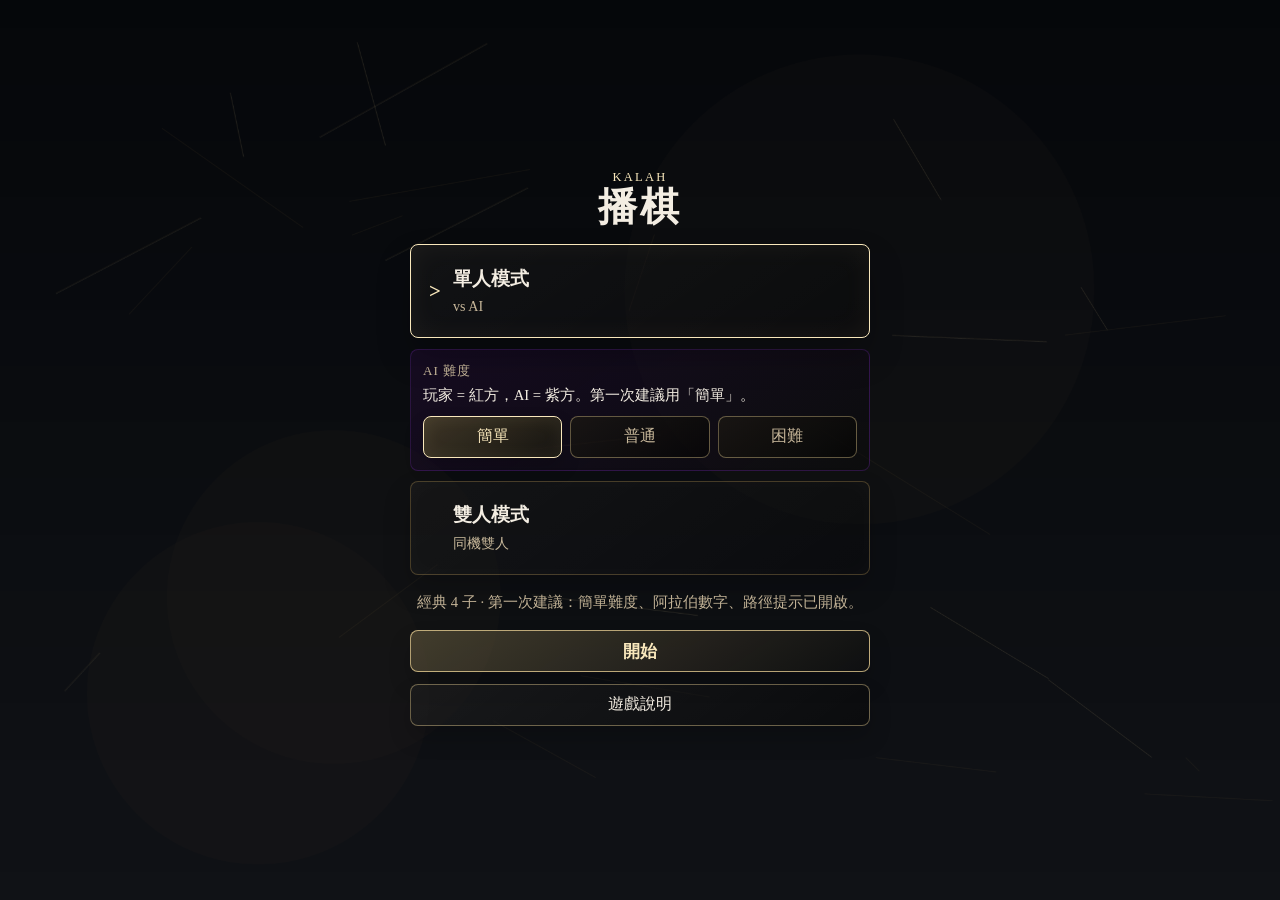
<file: index.html>
﻿<!DOCTYPE html>
<html lang="zh-Hant">
  <head>
    <meta charset="UTF-8" />
    <meta name="viewport" content="width=device-width, initial-scale=1.0, viewport-fit=cover" />
    <meta name="description" content="Kalah &#25773;&#26827;&#65306;&#21487;&#38626;&#32218;&#36938;&#29609;&#30340;&#23542;&#30707;&#26827;&#30436;&#23565;&#25136;&#12290;" />
    <meta name="theme-color" content="#050505" />
    <meta name="mobile-web-app-capable" content="yes" />
    <meta name="apple-mobile-web-app-capable" content="yes" />
    <meta name="apple-mobile-web-app-title" content="Kalah &#25773;&#26827;" />
    <meta name="apple-mobile-web-app-status-bar-style" content="black-translucent" />
    <title>Kalah &#25773;&#26827;</title>
    <link rel="manifest" href="manifest.webmanifest" />
    <link rel="apple-touch-icon" href="assets/apple-touch-icon.png?v=20260619a" />
    <link rel="icon" type="image/png" sizes="192x192" href="assets/icon-192.png?v=20260619a" />
    <link rel="stylesheet" href="styles.css?v=20260703a" />
  </head>
  <body>
    <main class="game-app">
      <section class="main-menu" id="mainMenu" aria-label="&#20027;&#33756;&#21934;">
        <div class="menu-title">
          <p class="eyebrow">Kalah</p>
          <h1>&#25773;&#26827;</h1>
        </div>
        <div class="menu-options" role="group" aria-label="&#27169;&#24335;">
          <button class="menu-option is-active" id="modePveButton" type="button" data-mode="pve" aria-controls="difficultyField" aria-expanded="true">
            <span>&#21934;&#20154;&#27169;&#24335;</span>
            <small>vs AI</small>
          </button>
          <div class="menu-difficulty" id="difficultyField">
            <span>AI &#38627;&#24230;</span>
            <p class="menu-difficulty-note">&#29609;&#23478; = &#32005;&#26041;&#65292;AI = &#32043;&#26041;&#12290;&#31532;&#19968;&#27425;&#24314;&#35696;&#29992;&#12300;&#31777;&#21934;&#12301;&#12290;</p>
            <div class="difficulty-options" role="group" aria-label="AI &#38627;&#24230;">
              <button class="difficulty-button is-active" id="difficultyEasyButton" type="button" data-difficulty="easy">&#31777;&#21934;</button>
              <button class="difficulty-button" id="difficultyMediumButton" type="button" data-difficulty="medium">&#26222;&#36890;</button>
              <button class="difficulty-button" id="difficultyHardButton" type="button" data-difficulty="hard">&#22256;&#38627;</button>
            </div>
          </div>
          <button class="menu-option" id="modePvpButton" type="button" data-mode="pvp">
            <span>&#38617;&#20154;&#27169;&#24335;</span>
            <small>&#21516;&#27231;&#38617;&#20154;</small>
          </button>
        </div>
        <p class="control-hint" id="controlHint"></p>
        <div class="menu-actions">
          <button class="start-button" id="startButton" type="button">&#38283;&#22987;</button>
          <button class="menu-help-button" id="menuRulesButton" type="button">&#36938;&#25138;&#35498;&#26126;</button>
        </div>
      </section>

      <section class="game-screen" id="gameScreen" hidden>
        <header class="game-header">
          <div>
            <p class="eyebrow">Kalah</p>
            <h1>&#25773;&#26827;</h1>
          </div>
          <div class="game-actions">
            <button class="icon-button utility-button" id="rulesButton" type="button" aria-label="&#36938;&#25138;&#35498;&#26126;" title="&#36938;&#25138;&#35498;&#26126;">
              ?
            </button>
            <button class="icon-button utility-button menu-home-button" id="menuButton" type="button" aria-label="&#22238;&#20027;&#33756;&#21934;" title="&#22238;&#20027;&#33756;&#21934;">
              <svg class="home-icon" viewBox="0 0 48 48" aria-hidden="true" focusable="false">
                <path class="home-icon-solid" d="M24 9.5 10.75 20.25h4.1V37h8.05v-8.2h4.2V37h8.05V20.25h4.1Z" />
              </svg>
            </button>
            <button class="icon-button utility-button" id="settingsButton" type="button" aria-label="&#35373;&#23450;" title="&#35373;&#23450;">
              &#9881;&#xfe0e;
            </button>
            <button class="icon-button" id="resetButton" type="button" aria-label="&#37325;&#26032;&#19968;&#23616;" title="&#37325;&#26032;&#19968;&#23616;">
              &#8635;
            </button>
          </div>
        </header>

        <section class="ai-dialogue" id="aiDialogue" aria-live="polite">
          <p class="ai-dialogue-speaker" id="aiDialogueSpeaker">AI</p>
          <p class="ai-dialogue-line" id="aiDialogueLine"></p>
        </section>

        <section class="score-strip" aria-label="&#20998;&#25976;">
          <div class="player-score player-two" id="playerTwoScore">
            <span>&#32043;&#26041;</span>
            <strong>0</strong>
          </div>
          <div class="turn-indicator" id="turnIndicator" aria-live="polite">
            <img id="turnEmblem" alt="" aria-hidden="true" />
          </div>
          <div class="player-score player-one active" id="playerOneScore">
            <span>&#32005;&#26041;</span>
            <strong>0</strong>
          </div>
        </section>

        <section class="board-wrap" aria-label="Kalah &#25773;&#26827;&#26827;&#30436;">
          <div class="board" id="board"></div>
        </section>

        <p class="status sr-only" id="status" aria-live="polite"></p>
      </section>
    </main>

    <div class="coin-toss-overlay" id="coinTossOverlay" aria-live="polite">
      <button class="coin-toss-button" id="coinTossButton" type="button" aria-label="&#25237;&#25842;&#37504;&#24163;&#27770;&#23450;&#20808;&#25163;">
        <canvas class="coin-canvas" id="coinCanvas" aria-hidden="true"></canvas>
      </button>
      <p class="coin-toss-status" id="coinTossStatus">&#40670;&#25802;&#37504;&#24163;&#27770;&#23450;&#20808;&#25163;</p>
    </div>

    <div class="result-overlay" id="resultOverlay" hidden aria-live="polite">
      <div class="result-panel" id="resultPanel" role="dialog" aria-modal="true" aria-labelledby="resultTitle">
        <div class="particle-field" id="particleField" aria-hidden="true"></div>
        <p class="result-kicker" id="resultKicker"></p>
        <h2 id="resultTitle"></h2>
        <p class="result-score" id="resultScore"></p>
        <div class="result-actions">
          <button class="result-button" id="resultResetButton" type="button">&#20877;&#38283;&#19968;&#23616;</button>
          <button class="result-button secondary" id="resultMenuButton" type="button">&#22238;&#20027;&#33756;&#21934;</button>
        </div>
      </div>
    </div>

    <div class="floating-card-overlay" id="rulesOverlay" hidden aria-live="polite">
      <section class="floating-card rules-card" role="dialog" aria-modal="true" aria-labelledby="rulesTitle">
        <button class="floating-card-close" id="rulesCloseButton" type="button" aria-label="&#38364;&#38281;&#29609;&#27861;">&times;</button>
        <p class="floating-card-kicker">&#36938;&#25138;&#35498;&#26126;</p>
        <h2 id="rulesTitle">Kalah &#35215;&#21063;</h2>
        <div class="rules-list" id="rulesList" role="list"></div>
      </section>
    </div>

    <div class="floating-card-overlay rule-demo-overlay" id="ruleDemoOverlay" hidden aria-live="polite">
      <section class="floating-card rule-demo-card" role="dialog" aria-modal="true" aria-labelledby="ruleDemoTitle">
        <button class="floating-card-close" id="ruleDemoCloseButton" type="button" aria-label="&#38364;&#38281;&#31034;&#31684;">&times;</button>
        <p class="floating-card-kicker">&#35215;&#21063;&#31034;&#31684;</p>
        <h2 id="ruleDemoTitle"></h2>
        <div class="rule-demo-content" id="ruleDemoContent"></div>
        <button class="rule-demo-replay" id="ruleDemoReplayButton" type="button" hidden>Replay</button>
        <div class="rule-demo-controls" id="ruleDemoControls">
          <div class="segmented-control rule-mode-control" role="group" aria-label="&#31034;&#31684;&#27169;&#24335;">
            <button class="setting-option rule-mode-button is-active" id="ruleAutoButton" type="button">&#33258;&#21205;&#25773;&#25918;</button>
            <button class="setting-option rule-mode-button" id="ruleStepButton" type="button">&#36880;&#27493;</button>
          </div>
          <div class="rule-step-controls" id="ruleStepControls" hidden>
            <button class="rule-step-button" id="rulePrevButton" type="button" aria-label="&#19978;&#19968;&#27493;">&#8592; &#21069;&#19968;&#27493;</button>
            <span class="rule-step-indicator" id="ruleStepIndicator"></span>
            <button class="rule-step-button" id="ruleNextButton" type="button" aria-label="&#19979;&#19968;&#27493;">&#19979;&#19968;&#27493; &#8594;</button>
          </div>
        </div>
      </section>
    </div>

    <div class="floating-card-overlay" id="settingsOverlay" hidden aria-live="polite">
      <section class="floating-card settings-card" role="dialog" aria-modal="true" aria-labelledby="settingsTitle">
        <button class="floating-card-close" id="settingsCloseButton" type="button" aria-label="&#38364;&#38281;&#35373;&#23450;">&times;</button>
        <p class="floating-card-kicker">&#35373;&#23450;</p>
        <h2 id="settingsTitle">&#36938;&#25138;&#35373;&#23450;</h2>
        <div class="setting-row">
          <div>
            <strong>&#36938;&#25138;&#27169;&#24335;</strong>
            <small>&#32147;&#20856; 4 &#23376;&#26159;&#30446;&#21069;&#20027;&#35215;&#26684;&#65307;6 &#23376;&#35722;&#39636;&#20445;&#30041;&#20659;&#32113;&#36611;&#38263;&#23616;&#31680;&#22863;&#12290;&#20999;&#25563;&#24460;&#26371;&#37325;&#26032;&#38283;&#22987;&#26032;&#23616;&#12290;</small>
          </div>
          <div class="segmented-control" role="group" aria-label="&#36938;&#25138;&#27169;&#24335;">
            <button class="setting-option is-active" id="gameModeClassic4Button" type="button" data-game-mode="classic4">&#32147;&#20856; 4 &#23376;</button>
            <button class="setting-option" id="gameModeVariant6Button" type="button" data-game-mode="variant6">6 &#23376;&#35722;&#39636;</button>
          </div>
        </div>
        <div class="setting-row">
          <div>
            <strong>變更主題</strong>
            <small>切換後會立即批量更換棋盤、背景、介面貼圖、棋子命名與回合物件。貴器素材維護中，暫不開放。</small>
          </div>
          <label class="theme-select-control" for="themeSelect">
            <select class="theme-select" id="themeSelect">
              <option value="classic">經典</option>
              <option value="zen">禪風</option>
            </select>
          </label>
        </div>
        <div class="setting-row">
          <div>
            <strong>&#26827;&#23376;&#25976;&#23383;</strong>
            <small>&#20999;&#25563;&#26827;&#22353;&#25976;&#37327;&#39023;&#31034;&#65292;&#25163;&#27231;&#19978;&#21487;&#29992;&#38463;&#25289;&#20271;&#25976;&#23383;&#25552;&#39640;&#21487;&#35712;&#24615;&#12290;</small>
          </div>
          <div class="segmented-control" role="group" aria-label="&#26827;&#23376;&#25976;&#23383;&#39023;&#31034;">
            <button class="setting-option" id="pitRomanButton" type="button" data-pit-number-style="roman">&#32645;&#39340;&#25976;&#23383;</button>
            <button class="setting-option is-active" id="pitArabicButton" type="button" data-pit-number-style="arabic">&#38463;&#25289;&#20271;&#25976;&#23383;</button>
          </div>
        </div>
        <div class="setting-row">
          <div>
            <strong>音量</strong>
            <small>調整音效與背景音樂的整體音量。</small>
          </div>
          <label class="volume-control" for="volumeSlider">
            <input class="volume-slider" id="volumeSlider" type="range" min="0" max="100" value="100" />
            <span class="volume-value" id="volumeValue">100%</span>
          </label>
        </div>
        <div class="setting-row">
          <div>
            <strong>玩家提示系統</strong>
            <small>開啟後，第一次點擊顯示播子路徑；再次點同一坑才會行棋。</small>
          </div>
          <label class="toggle-control">
            <input id="playerHintToggle" type="checkbox" checked />
            <span aria-hidden="true"></span>
          </label>
        </div>
      </section>
    </div>

    <script type="module" src="script.js?v=20260703a"></script>
    <script>
      if ("serviceWorker" in navigator) {
        window.addEventListener("load", () => {
          navigator.serviceWorker.register("./service-worker.js").catch((error) => {
            console.warn("Service worker registration failed.", error);
          });
        });
      }
    </script>
  </body>
</html>
</file>
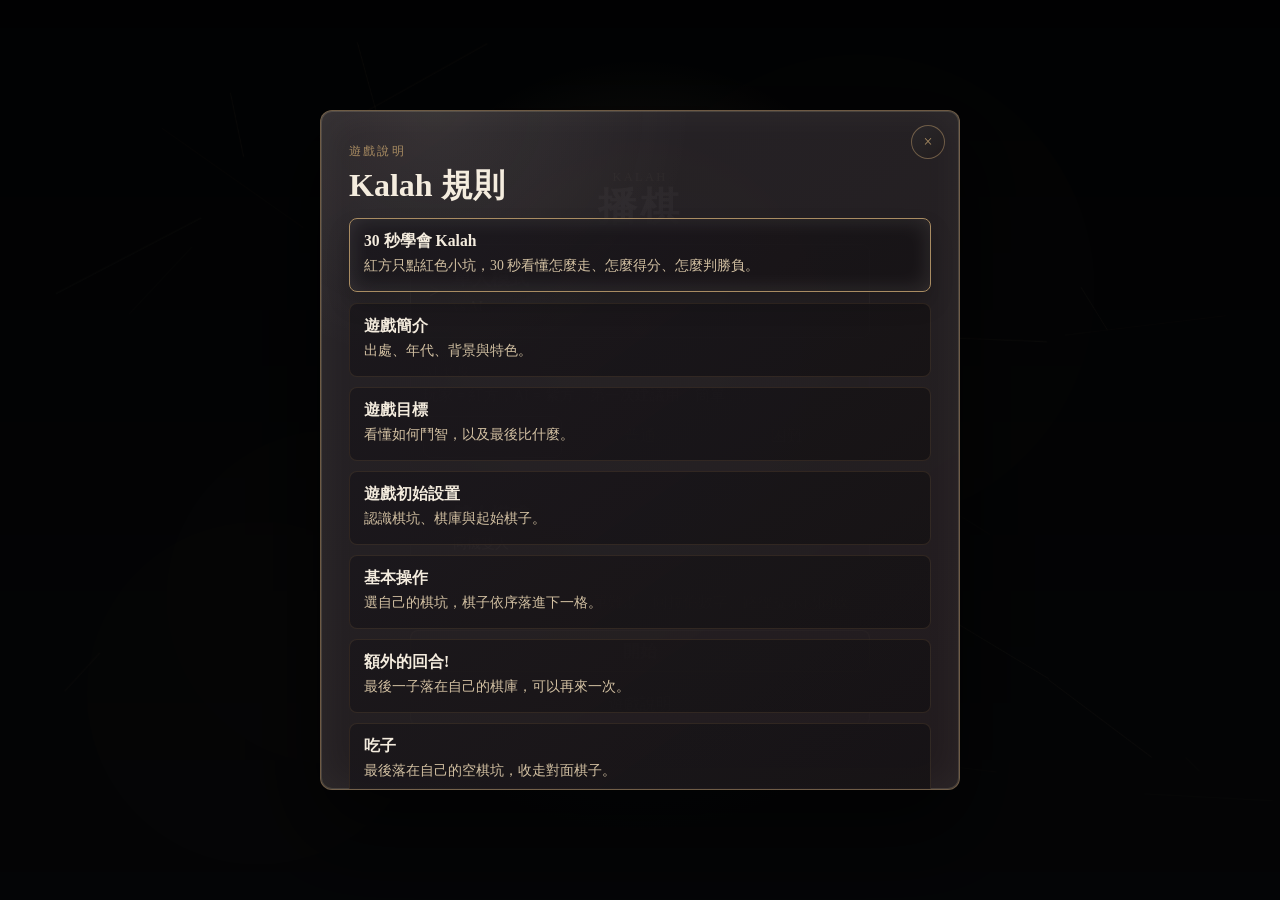
<file: entry-friendly.html>
<!DOCTYPE html>
<html lang="zh-Hant">
  <head>
    <meta charset="UTF-8" />
    <meta name="viewport" content="width=device-width, initial-scale=1.0" />
    <meta name="description" content="Kalah &#25773;&#26827; entry-friendly mode&#65306;&#31532;&#19968;&#27425;&#29609;&#23478;&#30340;&#36938;&#25138;&#35498;&#26126;&#33287;&#21205;&#24907;&#28436;&#31034;&#20837;&#21475;&#12290;" />
    <meta http-equiv="refresh" content="0; url=./?entryFriendly=1" />
    <title>Kalah &#25773;&#26827; Entry-Friendly Mode</title>
    <link rel="canonical" href="./?entryFriendly=1" />
  </head>
  <body>
    <p>&#27491;&#22312;&#38283;&#21855; <a href="./?entryFriendly=1">Kalah &#25773;&#26827; entry-friendly mode</a>...</p>
    <script>
      window.location.replace("./?entryFriendly=1");
    </script>
  </body>
</html>
</file>
<file: styles.css>
:root {
  color-scheme: dark;
  --black: #050505;
  --ink: #111016;
  --glass: rgba(15, 14, 18, 0.82);
  --glass-strong: rgba(2, 2, 4, 0.92);
  --font-body: "Segoe UI", "Microsoft JhengHei", "PingFang TC", sans-serif;
  --font-display: "Palatino Linotype", "Noto Serif TC", serif;
  --font-wordmark: "Baskerville Old Face", "Palatino Linotype", Georgia, serif;
  --font-ui-symbol: "Segoe UI Symbol", "Times New Roman", Georgia, serif;
  --gold: #d9b464;
  --gold-bright: #ffe4a1;
  --gold-muted: rgba(217, 180, 100, 0.34);
  --ruby: #d71932;
  --ruby-soft: rgba(215, 25, 50, 0.34);
  --amethyst: #8f32d9;
  --amethyst-soft: rgba(143, 50, 217, 0.34);
  --teal: #52c7b8;
  --text: #f7ecd5;
  --muted: #c9b98f;
  --paper: #d8c2a0;
  --paper-light: #eadcc1;
  --paper-edge: #9e7a4f;
  --paper-ink: #2c2216;
  --paper-ink-soft: #5b4932;
  --shadow: rgba(0, 0, 0, 0.56);
  --panel-sheen: rgba(255, 245, 224, 0.07);
  --panel-core: rgba(214, 198, 168, 0.95);
  --panel-core-soft: rgba(224, 210, 182, 0.94);
  --panel-border: rgba(158, 122, 79, 0.56);
  --panel-inner-border: rgba(255, 248, 236, 0.18);
  --panel-ruby-tint: rgba(159, 42, 56, 0.18);
  --panel-amethyst-tint: rgba(106, 76, 145, 0.18);
  --count-pill-top: rgba(255, 248, 236, 0.36);
  --count-pill-bottom: rgba(150, 113, 70, 0.05);
  --count-pill-core: rgba(226, 209, 181, 0.96);
  --board-shell-top: #17171c;
  --board-shell-bottom: #000000;
  --board-shell-glow: rgba(255, 228, 161, 0.08);
  --hint-red-glow: rgba(215, 25, 50, 0.34);
  --hint-purple-glow: rgba(143, 50, 217, 0.34);
  --hint-landing-glow: rgba(255, 228, 161, 0.56);
  --visual-background-landscape: none;
  --visual-background-portrait: var(--visual-background-landscape);
  --visual-board-landscape-base: none;
  --visual-board-landscape-rim: none;
  --visual-board-landscape-shadow: none;
  --visual-board-portrait-base: var(--visual-board-landscape-base);
  --visual-board-portrait-rim: var(--visual-board-landscape-rim);
  --visual-board-portrait-shadow: var(--visual-board-landscape-shadow);
  --visual-pit-albedo: none;
  --visual-store-landscape-albedo: none;
  --visual-store-portrait-albedo: var(--visual-store-landscape-albedo);
  --visual-ui-score-panel: none;
  --visual-ui-dialogue-panel: none;
  --visual-ui-modal-panel: none;
  --visual-ui-result-panel: none;
  --visual-ui-button-primary: none;
  --visual-ui-button-secondary: none;
  --visual-ui-icon-frame: none;
  --visual-ui-turn-badge: none;
  --visual-hint-ring-red: none;
  --visual-hint-ring-purple: none;
  --visual-hint-ring-landing: none;
}

* {
  box-sizing: border-box;
}

html {
  min-height: 100%;
}

body {
  min-height: 100%;
  margin: 0;
  font-family: var(--font-body);
  color: var(--text);
  background-color: var(--black);
  background-image:
    var(--visual-background-landscape),
    radial-gradient(circle at 50% 12%, var(--board-shell-glow), transparent 30%),
    linear-gradient(135deg, rgba(255, 228, 161, 0.03), transparent 28%),
    linear-gradient(315deg, rgba(82, 199, 184, 0.03), transparent 34%),
    repeating-linear-gradient(115deg, rgba(255, 255, 255, 0.02) 0 1px, transparent 1px 22px),
    linear-gradient(180deg, #0b0a0c 0%, #030304 100%);
  background-position: center;
  background-size: cover, auto, auto, auto, auto;
  overscroll-behavior: none;
  -webkit-tap-highlight-color: transparent;
}

body.turn-red {
  background-image:
    var(--visual-background-landscape),
    radial-gradient(circle at 50% 8%, rgba(215, 25, 50, 0.28), transparent 28%),
    linear-gradient(135deg, rgba(255, 228, 161, 0.08), transparent 28%),
    repeating-linear-gradient(115deg, rgba(255, 255, 255, 0.035) 0 1px, transparent 1px 18px),
    linear-gradient(180deg, #120508 0%, #030304 100%);
}

body.turn-purple {
  background-image:
    var(--visual-background-landscape),
    radial-gradient(circle at 50% 8%, rgba(143, 50, 217, 0.3), transparent 28%),
    linear-gradient(315deg, rgba(82, 199, 184, 0.06), transparent 34%),
    repeating-linear-gradient(115deg, rgba(255, 255, 255, 0.035) 0 1px, transparent 1px 18px),
    linear-gradient(180deg, #0d0614 0%, #030304 100%);
}

button,
input,
select,
textarea {
  font: inherit;
}

button {
  color: inherit;
}

.game-app {
  width: min(100%, 1180px);
  min-height: 100vh;
  min-height: 100svh;
  margin: 0 auto;
  padding: max(28px, env(safe-area-inset-top)) max(22px, env(safe-area-inset-right)) max(32px, env(safe-area-inset-bottom)) max(22px, env(safe-area-inset-left));
  display: grid;
  grid-template-rows: 1fr;
  gap: 18px;
}

.sr-only {
  position: absolute;
  width: 1px;
  height: 1px;
  margin: -1px;
  padding: 0;
  overflow: hidden;
  clip: rect(0, 0, 0, 0);
  white-space: nowrap;
  border: 0;
}

.game-header,
.score-strip,
.ai-dialogue {
  width: min(100%, 1080px);
  margin: 0 auto;
}

.main-menu {
  width: min(100%, 460px);
  min-height: calc(100vh - 60px);
  min-height: calc(100svh - 60px);
  margin: 0 auto;
  display: grid;
  align-content: center;
  gap: 18px;
}

.main-menu[hidden],
.game-screen[hidden] {
  display: none;
}

.game-screen {
  width: 100%;
  min-height: calc(100vh - 60px);
  min-height: calc(100svh - 60px);
  display: grid;
  grid-template-rows: auto auto auto 1fr;
  gap: 14px;
}

.menu-title {
  text-align: center;
}

.game-header {
  display: flex;
  align-items: center;
  justify-content: space-between;
  gap: 16px;
}

.game-header .eyebrow {
  font-family: var(--font-wordmark);
  font-size: 2.1rem;
  line-height: 0.95;
  letter-spacing: 0.02em;
  text-transform: none;
}

.game-header h1 {
  display: none;
}

.game-actions {
  display: inline-flex;
  align-items: center;
  gap: 10px;
}

.eyebrow {
  margin: 0 0 2px;
  color: var(--gold-bright);
  font-size: 0.78rem;
  letter-spacing: 0.18em;
  text-transform: uppercase;
}

h1 {
  margin: 0;
  font-family: var(--font-display);
  font-size: 2.45rem;
  line-height: 1;
  letter-spacing: 0.08em;
  font-weight: 700;
}

.icon-button {
  width: 46px;
  height: 46px;
  display: inline-grid;
  place-items: center;
  border: 1px solid var(--gold);
  border-radius: 50%;
  background:
    var(--visual-ui-icon-frame),
    linear-gradient(145deg, rgba(255, 228, 161, 0.16), rgba(255, 255, 255, 0.02)),
    rgba(0, 0, 0, 0.72);
  background-size: 100% 100%, auto, auto;
  box-shadow: 0 12px 26px var(--shadow), inset 0 0 18px rgba(255, 228, 161, 0.12);
  color: var(--gold-bright);
  cursor: pointer;
  font-size: 1.35rem;
  line-height: 1;
  overflow: hidden;
  transition: transform 160ms ease, border-color 160ms ease, box-shadow 160ms ease;
}

.utility-button {
  font-family: var(--font-ui-symbol);
  font-weight: 800;
}

.menu-home-button {
  padding: 0;
  color: #faf5e8;
}

.home-icon {
  width: 20px;
  height: 20px;
  overflow: visible;
}

.home-icon-solid {
  fill: currentColor;
}

.icon-button:hover {
  transform: translateY(-1px);
  border-color: var(--gold-bright);
  box-shadow: 0 16px 34px var(--shadow), inset 0 0 24px rgba(255, 228, 161, 0.16);
}

.icon-button:focus-visible,
.pit:focus-visible,
.menu-option:focus-visible,
.difficulty-button:focus-visible,
.start-button:focus-visible,
.menu-help-button:focus-visible,
.result-button:focus-visible,
.floating-card-close:focus-visible,
.rule-item:focus-visible,
.rule-demo-replay:focus-visible,
.rule-step-button:focus-visible,
.setup-side-frame:focus-visible,
.setting-option:focus-visible,
.theme-select:focus-visible,
.volume-slider:focus-visible,
.toggle-control input:focus-visible + span {
  outline: 3px solid rgba(82, 199, 184, 0.72);
  outline-offset: 4px;
}

.menu-options {
  width: 100%;
  display: grid;
  grid-template-columns: 1fr;
  gap: 10px;
}

.menu-option {
  position: relative;
  width: 100%;
  min-height: 94px;
  display: grid;
  align-content: center;
  gap: 6px;
  padding: 18px 18px 18px 42px;
  border: 1px solid rgba(217, 180, 100, 0.28);
  border-radius: 8px;
  color: var(--text);
  text-align: left;
  background:
    linear-gradient(145deg, rgba(255, 255, 255, 0.05), rgba(255, 255, 255, 0.015)),
    rgba(0, 0, 0, 0.42);
  box-shadow:
    inset 0 0 24px rgba(255, 255, 255, 0.025),
    0 14px 28px rgba(0, 0, 0, 0.18);
  cursor: pointer;
  transition: border-color 160ms ease, transform 160ms ease, box-shadow 160ms ease;
}

.menu-option::before {
  content: ">";
  position: absolute;
  left: 18px;
  top: 50%;
  color: transparent;
  transform: translateY(-50%);
  font-size: 1.3rem;
  font-weight: 700;
}

.menu-option:hover,
.menu-option.is-active {
  transform: translateY(-1px);
  border-color: var(--gold-bright);
  box-shadow:
    inset 0 0 28px rgba(255, 228, 161, 0.06),
    0 18px 34px rgba(0, 0, 0, 0.22);
}

.menu-option:hover::before,
.menu-option.is-active::before {
  color: var(--gold-bright);
}

.menu-option span {
  font-size: 1.16rem;
  font-weight: 700;
}

.menu-option small {
  color: var(--muted);
  font-size: 0.88rem;
}

.menu-difficulty {
  width: 100%;
  display: grid;
  gap: 8px;
  padding: 12px;
  border: 1px solid rgba(143, 50, 217, 0.24);
  border-radius: 8px;
  background:
    linear-gradient(145deg, rgba(143, 50, 217, 0.12), rgba(255, 255, 255, 0.015)),
    rgba(0, 0, 0, 0.42);
}

.menu-difficulty[hidden] {
  display: none;
}

.menu-difficulty > span {
  color: var(--muted);
  font-size: 0.82rem;
  letter-spacing: 0.08em;
}

.menu-difficulty-note {
  margin: -2px 0 2px;
  color: var(--text);
  font-size: 0.92rem;
  line-height: 1.35;
}

.difficulty-options {
  display: grid;
  grid-template-columns: repeat(3, minmax(0, 1fr));
  gap: 8px;
}

.difficulty-button {
  min-height: 42px;
  padding: 0 14px;
  border: 1px solid rgba(255, 228, 161, 0.35);
  border-radius: 8px;
  color: var(--muted);
  background:
    linear-gradient(145deg, rgba(255, 228, 161, 0.08), rgba(255, 255, 255, 0.01)),
    rgba(0, 0, 0, 0.68);
  cursor: pointer;
  transition: border-color 160ms ease, color 160ms ease, transform 160ms ease, box-shadow 160ms ease;
}

.difficulty-button:hover {
  transform: translateY(-1px);
  border-color: rgba(255, 228, 161, 0.6);
  color: var(--text);
}

.difficulty-button.is-active {
  border-color: var(--gold-bright);
  color: var(--gold-bright);
  background:
    linear-gradient(145deg, rgba(255, 228, 161, 0.2), rgba(255, 255, 255, 0.04)),
    rgba(12, 10, 4, 0.86);
  box-shadow:
    inset 0 0 18px rgba(255, 228, 161, 0.08),
    0 10px 20px rgba(0, 0, 0, 0.16);
}

.control-hint {
  margin: 0;
  color: var(--muted);
  text-align: center;
  font-size: 0.92rem;
}

.control-hint:empty {
  display: none;
}

.menu-actions {
  width: 100%;
  display: grid;
  grid-template-columns: repeat(2, minmax(0, 1fr));
  gap: 12px;
}

.menu-actions .start-button {
  grid-column: 1 / -1;
}

.menu-actions .menu-help-button {
  grid-column: 1 / -1;
}

.start-button,
.menu-help-button,
.menu-return-button {
  min-height: 42px;
  border: 1px solid rgba(255, 228, 161, 0.68);
  border-radius: 8px;
  background:
    linear-gradient(145deg, rgba(255, 228, 161, 0.24), rgba(255, 255, 255, 0.035)),
    rgba(0, 0, 0, 0.56);
  color: var(--gold-bright);
  cursor: pointer;
  box-shadow: 0 12px 22px rgba(0, 0, 0, 0.18);
}

.start-button {
  width: 100%;
  padding: 0 22px;
  font-size: 1.08rem;
  font-weight: 700;
}

.menu-help-button {
  width: 100%;
  padding: 0 16px;
  color: var(--text);
  border-color: rgba(255, 228, 161, 0.38);
  background:
    linear-gradient(145deg, rgba(255, 255, 255, 0.07), rgba(255, 255, 255, 0.02)),
    rgba(0, 0, 0, 0.5);
}

.menu-return-button {
  padding: 0 14px;
}

.start-button:hover,
.menu-help-button:hover,
.menu-return-button:hover {
  border-color: var(--gold-bright);
  filter: brightness(1.08);
}

.ai-dialogue {
  width: min(100%, 820px);
  position: relative;
  display: grid;
  grid-template-columns: auto 1fr;
  align-items: center;
  gap: 12px;
  padding: 10px 18px 10px 22px;
  border: 1px solid var(--panel-border);
  border-radius: 8px;
  background:
    radial-gradient(circle at 18% 0%, rgba(255, 244, 214, 0.05), transparent 38%),
    linear-gradient(145deg, rgba(255, 248, 236, 0.04), rgba(121, 95, 62, 0.08)),
    var(--panel-core-soft);
  background-size: auto, auto, auto;
  box-shadow:
    inset 0 0 0 1px var(--panel-inner-border),
    inset 0 0 20px rgba(255, 250, 240, 0.04),
    0 18px 32px rgba(0, 0, 0, 0.26);
}

.ai-dialogue-speaker,
.ai-dialogue-line {
  position: relative;
  z-index: 1;
  margin: 0;
  min-width: 0;
  overflow-wrap: anywhere;
}

.ai-dialogue-speaker {
  color: var(--paper-edge);
  font-size: 0.76rem;
  letter-spacing: 0.16em;
  text-transform: uppercase;
  text-shadow: 0 1px 6px rgba(0, 0, 0, 0.35);
}

.ai-dialogue-line {
  color: var(--paper-ink);
  font-size: 0.9rem;
  line-height: 1.35;
  text-shadow: 0 1px 8px rgba(0, 0, 0, 0.38);
}

.score-strip {
  display: grid;
  grid-template-columns: 1fr auto 1fr;
  align-items: stretch;
  gap: 12px;
}

.player-score {
  min-height: 64px;
  position: relative;
  display: flex;
  align-items: center;
  justify-content: space-between;
  gap: 18px;
  padding: 12px 30px;
  border: 1px solid var(--panel-border);
  border-radius: 8px;
  background:
    radial-gradient(circle at 18% 0%, rgba(255, 244, 214, 0.05), transparent 40%),
    linear-gradient(145deg, rgba(255, 248, 236, 0.04), rgba(129, 98, 59, 0.08)),
    var(--panel-core);
  background-size: auto, auto, auto;
  box-shadow:
    inset 0 0 0 1px var(--panel-inner-border),
    inset 0 0 18px rgba(255, 248, 236, 0.04);
}

.player-score span {
  position: relative;
  z-index: 1;
  flex: 1 1 auto;
  min-width: 0;
  color: var(--paper-ink-soft);
  font-size: 0.95rem;
  overflow-wrap: anywhere;
  text-shadow: 0 1px 6px rgba(0, 0, 0, 0.35);
}

.player-score strong {
  position: relative;
  z-index: 1;
  flex: 0 0 auto;
  min-width: 2ch;
  text-align: right;
  color: var(--paper-ink);
  font-size: 1.85rem;
  line-height: 1;
  text-shadow: 0 1px 8px rgba(0, 0, 0, 0.38);
}

.player-score.active {
  border-color: rgba(138, 107, 64, 0.9);
  box-shadow:
    inset 0 0 0 1px rgba(249, 232, 188, 0.16),
    0 0 0 1px rgba(138, 107, 64, 0.16),
    0 16px 34px rgba(0, 0, 0, 0.22);
}

.player-one.active {
  background:
    radial-gradient(circle at 18% 0%, rgba(255, 244, 214, 0.05), transparent 40%),
    linear-gradient(145deg, var(--panel-ruby-tint), rgba(255, 249, 240, 0.04)),
    var(--panel-core);
  background-size: auto, auto, auto;
}

.player-two.active {
  background:
    radial-gradient(circle at 18% 0%, rgba(255, 244, 214, 0.05), transparent 40%),
    linear-gradient(145deg, var(--panel-amethyst-tint), rgba(255, 249, 240, 0.04)),
    var(--panel-core);
  background-size: auto, auto, auto;
}

.player-score.winner-pop {
  animation: winner-score-pop 760ms cubic-bezier(0.16, 0.82, 0.28, 1) both;
  border-color: var(--gold-bright);
}

.turn-indicator {
  width: 78px;
  min-height: 64px;
  display: grid;
  place-items: center;
  border: 1px solid var(--gold);
  border-radius: 8px;
  background:
    var(--visual-ui-turn-badge),
    radial-gradient(circle at 50% 45%, rgba(255, 228, 161, 0.18), transparent 58%),
    linear-gradient(145deg, rgba(255, 255, 255, 0.055), rgba(0, 0, 0, 0.48)),
    rgba(0, 0, 0, 0.68);
  background-size: 100% 100%, auto, auto, auto;
  box-shadow:
    inset 0 0 0 1px rgba(255, 228, 161, 0.14),
    inset 0 -14px 24px rgba(0, 0, 0, 0.38),
    0 12px 26px var(--shadow);
  transition: background 180ms ease, border-color 180ms ease, box-shadow 180ms ease;
}

.turn-indicator img {
  width: 52px;
  height: 52px;
  object-fit: contain;
  filter: drop-shadow(0 8px 10px rgba(0, 0, 0, 0.48));
  opacity: 0.9;
}

.turn-indicator.red {
  border-color: rgba(255, 228, 161, 0.92);
  background:
    var(--visual-ui-turn-badge),
    radial-gradient(circle at 50% 45%, rgba(215, 25, 50, 0.42), transparent 58%),
    linear-gradient(145deg, rgba(255, 228, 161, 0.11), rgba(0, 0, 0, 0.5)),
    rgba(18, 4, 7, 0.78);
  background-size: 100% 100%, auto, auto, auto;
  box-shadow:
    inset 0 0 0 1px rgba(255, 228, 161, 0.2),
    0 0 0 1px rgba(255, 228, 161, 0.15),
    0 14px 30px rgba(0, 0, 0, 0.34),
    0 0 28px rgba(215, 25, 50, 0.18);
}

.turn-indicator.purple {
  border-color: rgba(255, 228, 161, 0.92);
  background:
    var(--visual-ui-turn-badge),
    radial-gradient(circle at 50% 45%, rgba(143, 50, 217, 0.46), transparent 58%),
    linear-gradient(145deg, rgba(255, 228, 161, 0.11), rgba(0, 0, 0, 0.5)),
    rgba(12, 5, 18, 0.78);
  background-size: 100% 100%, auto, auto, auto;
  box-shadow:
    inset 0 0 0 1px rgba(255, 228, 161, 0.2),
    0 0 0 1px rgba(255, 228, 161, 0.15),
    0 14px 30px rgba(0, 0, 0, 0.34),
    0 0 28px rgba(143, 50, 217, 0.2);
}

.turn-indicator.pending img {
  width: 46px;
  height: 46px;
  opacity: 0.72;
}

html[data-visual-pack="artifact-childhood-visual"] .ai-dialogue {
  background:
    var(--visual-ui-dialogue-panel),
    radial-gradient(circle at 18% 0%, rgba(255, 244, 214, 0.05), transparent 38%),
    linear-gradient(145deg, rgba(255, 248, 236, 0.04), rgba(121, 95, 62, 0.08)),
    var(--panel-core-soft);
  background-size: 100% 100%, auto, auto, auto;
}

html[data-visual-pack="artifact-childhood-visual"] .player-score {
  background:
    var(--visual-ui-score-panel),
    radial-gradient(circle at 18% 0%, rgba(255, 244, 214, 0.05), transparent 40%),
    linear-gradient(145deg, rgba(255, 248, 236, 0.04), rgba(129, 98, 59, 0.08)),
    var(--panel-core);
  background-size: 100% 100%, auto, auto, auto;
  border-color: rgba(190, 150, 95, 0.58);
  box-shadow:
    inset 0 0 0 1px rgba(255, 246, 226, 0.14),
    0 14px 28px rgba(0, 0, 0, 0.18);
}

html[data-visual-pack="artifact-childhood-visual"] .player-one.active {
  background:
    var(--visual-ui-score-panel),
    radial-gradient(circle at 18% 0%, rgba(255, 244, 214, 0.05), transparent 40%),
    linear-gradient(145deg, var(--panel-ruby-tint), rgba(255, 249, 240, 0.04)),
    var(--panel-core);
  background-size: 100% 100%, auto, auto, auto;
}

html[data-visual-pack="artifact-childhood-visual"] .player-two.active {
  background:
    var(--visual-ui-score-panel),
    radial-gradient(circle at 18% 0%, rgba(255, 244, 214, 0.05), transparent 40%),
    linear-gradient(145deg, var(--panel-amethyst-tint), rgba(255, 249, 240, 0.04)),
    var(--panel-core);
  background-size: 100% 100%, auto, auto, auto;
}

html[data-visual-pack="artifact-childhood-visual"] .player-score span {
  color: #e7d1aa;
  text-shadow: 0 1px 8px rgba(0, 0, 0, 0.55);
}

html[data-visual-pack="artifact-childhood-visual"] .player-score strong {
  color: #fff1cf;
  text-shadow:
    0 1px 8px rgba(0, 0, 0, 0.6),
    0 0 10px rgba(180, 138, 73, 0.18);
}

html[data-visual-pack="artifact-childhood-visual"] .turn-indicator {
  border-color: rgba(207, 168, 106, 0.72);
  box-shadow:
    inset 0 0 0 1px rgba(255, 236, 197, 0.16),
    0 12px 26px rgba(0, 0, 0, 0.26);
}

.board-wrap {
  width: 100%;
  display: grid;
  place-items: center;
  overflow-x: auto;
  padding: 6px 0 12px;
}

.board {
  position: relative;
  width: min(100%, 1120px);
  display: grid;
  grid-template-columns: minmax(72px, 0.82fr) repeat(6, minmax(74px, 1fr)) minmax(72px, 0.82fr);
  grid-template-rows: repeat(2, minmax(128px, 1fr));
  align-items: center;
  justify-items: center;
  gap: 14px;
  padding: 22px;
  border: 2px solid var(--gold);
  border-radius: 8px;
  background-color: rgba(0, 0, 0, 0.92);
  background-image:
    linear-gradient(145deg, rgba(255, 228, 161, 0.08), transparent 18%),
    repeating-linear-gradient(45deg, rgba(255, 255, 255, 0.025) 0 1px, transparent 1px 18px),
    linear-gradient(180deg, var(--board-shell-top), var(--board-shell-bottom));
  background-position: center;
  background-size: auto, auto, auto;
  box-shadow:
    0 30px 72px rgba(0, 0, 0, 0.62),
    0 28px 70px var(--shadow),
    inset 0 0 0 1px rgba(255, 228, 161, 0.24),
    inset 0 0 70px rgba(0, 0, 0, 0.54);
}

html[data-visual-pack="artifact-childhood-visual"] .board {
  border: 0;
  border-radius: 28px;
  background-color: rgba(0, 0, 0, 0.92);
  background-image: var(--visual-board-landscape-base);
  background-position: center;
  background-repeat: no-repeat;
  background-size: contain;
  box-shadow:
    0 34px 80px rgba(0, 0, 0, 0.62),
    0 24px 64px rgba(0, 0, 0, 0.44);
  display: block;
  aspect-ratio: 2 / 1;
  padding: 0;
  overflow: hidden;
}

.board::before,
.board::after {
  content: "";
  position: absolute;
  inset: 10px;
  pointer-events: none;
  border-radius: 6px;
}

.board::before {
  border: 1px solid rgba(255, 228, 161, 0.34);
  background-image:
    repeating-conic-gradient(from 45deg, transparent 0deg 14deg, rgba(217, 180, 100, 0.12) 14deg 15deg),
    linear-gradient(90deg, transparent, rgba(82, 199, 184, 0.035), transparent);
  background-position: center;
  background-size: auto, auto;
  mask-image: linear-gradient(#000, #000);
}

.board::after {
  inset: 19px;
  border: 1px solid rgba(217, 180, 100, 0.22);
}

html[data-visual-pack="artifact-childhood-visual"] .board::before,
html[data-visual-pack="artifact-childhood-visual"] .board::after {
  display: none;
}

html[data-visual-pack="artifact-childhood-visual"] .board .pit,
html[data-visual-pack="artifact-childhood-visual"] .board .store {
  position: absolute;
  min-height: 0;
  background: transparent;
  border: 0;
  box-shadow: none;
  filter: none;
}

html[data-visual-pack="artifact-childhood-visual"] .board .pit::before,
html[data-visual-pack="artifact-childhood-visual"] .board .pit::after,
html[data-visual-pack="artifact-childhood-visual"] .board .store::before,
html[data-visual-pack="artifact-childhood-visual"] .board .store::after {
  display: none;
}

html[data-visual-pack="artifact-childhood-visual"] .board .pit {
  width: 11.4%;
  height: 26%;
  aspect-ratio: auto;
  border-radius: 50%;
}

html[data-visual-pack="artifact-childhood-visual"] .board .store {
  width: 13%;
  height: 66%;
  border-radius: 999px;
}

html[data-visual-pack="artifact-childhood-visual"] .board .store[data-index="13"] {
  left: 2.8%;
  top: 17.2%;
}

html[data-visual-pack="artifact-childhood-visual"] .board .store[data-index="6"] {
  left: 84.2%;
  top: 17.2%;
}

html[data-visual-pack="artifact-childhood-visual"] .board .pit[data-index="12"] {
  left: 16.2%;
  top: 13.2%;
}

html[data-visual-pack="artifact-childhood-visual"] .board .pit[data-index="11"] {
  left: 27.6%;
  top: 13.2%;
}

html[data-visual-pack="artifact-childhood-visual"] .board .pit[data-index="10"] {
  left: 39%;
  top: 13.2%;
}

html[data-visual-pack="artifact-childhood-visual"] .board .pit[data-index="9"] {
  left: 50.45%;
  top: 13.2%;
}

html[data-visual-pack="artifact-childhood-visual"] .board .pit[data-index="8"] {
  left: 61.9%;
  top: 13.2%;
}

html[data-visual-pack="artifact-childhood-visual"] .board .pit[data-index="7"] {
  left: 73.35%;
  top: 13.2%;
}

html[data-visual-pack="artifact-childhood-visual"] .board .pit[data-index="0"] {
  left: 16.2%;
  top: 60.8%;
}

html[data-visual-pack="artifact-childhood-visual"] .board .pit[data-index="1"] {
  left: 27.6%;
  top: 60.8%;
}

html[data-visual-pack="artifact-childhood-visual"] .board .pit[data-index="2"] {
  left: 39%;
  top: 60.8%;
}

html[data-visual-pack="artifact-childhood-visual"] .board .pit[data-index="3"] {
  left: 50.45%;
  top: 60.8%;
}

html[data-visual-pack="artifact-childhood-visual"] .board .pit[data-index="4"] {
  left: 61.9%;
  top: 60.8%;
}

html[data-visual-pack="artifact-childhood-visual"] .board .pit[data-index="5"] {
  left: 73.35%;
  top: 60.8%;
}

html[data-visual-pack="artifact-childhood-visual"] .pit.selectable {
  box-shadow:
    inset 0 0 0 1px rgba(240, 211, 154, 0.12),
    0 0 0 1px rgba(240, 211, 154, 0.16);
}

html[data-visual-pack="artifact-childhood-visual"] .pit:hover:not(:disabled) {
  transform: scale(1.02);
  filter: brightness(1.08);
}

html[data-visual-pack="artifact-childhood-visual"] .move-hint-cell {
  filter: brightness(1.1);
}

html[data-visual-pack="artifact-childhood-visual"] .move-hint-rings {
  inset: -3px;
}

html[data-visual-pack="artifact-childhood-visual"] .move-hint-ring {
  inset: calc(3px - var(--ring-index) * 4px);
  opacity: calc(0.28 + var(--ring-index) * 0.06);
}

html[data-visual-pack="artifact-childhood-visual"] .stones {
  inset: 15% 14% 18%;
}

html[data-visual-pack="artifact-childhood-visual"] .store .stones {
  inset: 16% 15% 20%;
}

html[data-visual-pack="artifact-childhood-visual"] .stones::before {
  left: 18%;
  right: 18%;
  bottom: 7%;
  height: 24%;
  opacity: 0.46;
}

html[data-visual-pack="artifact-childhood-visual"] .store-sigil {
  top: 50%;
  width: 90%;
  opacity: 0.1;
}

html[data-visual-pack="artifact-childhood-visual"] .p2-store .store-sigil,
html[data-visual-pack="artifact-childhood-visual"] .p1-store .store-sigil {
  width: 90%;
  opacity: 0.1;
}

html[data-visual-pack="artifact-childhood-visual"] .pit-count,
html[data-visual-pack="artifact-childhood-visual"] .store-count {
  color: #2c2115;
  background:
    linear-gradient(180deg, rgba(255, 250, 238, 0.98), rgba(234, 220, 193, 0.92)),
    #eadcc1;
  border-color: rgba(148, 112, 64, 0.72);
  box-shadow:
    inset 0 0 0 1px rgba(255, 247, 232, 0.5),
    0 8px 16px rgba(0, 0, 0, 0.36);
}

html[data-visual-pack="artifact-childhood-visual"] .pit-count {
  right: 2px;
  bottom: 2px;
  min-width: 30px;
}

html[data-visual-pack="artifact-childhood-visual"] .store-count {
  bottom: 8px;
  min-width: 46px;
  height: 36px;
  color: #20170d;
}

.board.is-sowing {
  box-shadow:
    0 30px 76px var(--shadow),
    inset 0 0 0 1px rgba(255, 228, 161, 0.28),
    inset 0 0 78px rgba(0, 0, 0, 0.58),
    0 0 34px rgba(217, 180, 100, 0.08);
}

.board.is-locked {
  filter: saturate(0.72) brightness(0.72);
}

.pit,
.store {
  position: relative;
  z-index: 1;
  border: 1px solid rgba(255, 228, 161, 0.42);
  background-color: var(--glass);
  background-image:
    var(--visual-pit-albedo),
    radial-gradient(ellipse at 50% 56%, rgba(0, 0, 0, 0.74) 0%, rgba(0, 0, 0, 0.5) 35%, transparent 62%),
    radial-gradient(ellipse at 50% 30%, rgba(255, 255, 255, 0.12), transparent 42%),
    linear-gradient(145deg, rgba(255, 255, 255, 0.07), rgba(0, 0, 0, 0.56));
  background-position: center;
  background-size: cover, auto, auto, auto;
  box-shadow:
    inset 0 0 0 2px rgba(0, 0, 0, 0.62),
    inset 0 -28px 48px rgba(0, 0, 0, 0.7),
    inset 0 18px 34px rgba(255, 255, 255, 0.032),
    inset 0 0 38px rgba(0, 0, 0, 0.34),
    0 18px 28px rgba(0, 0, 0, 0.34);
  overflow: hidden;
}

.pit::before,
.store::before {
  content: "";
  position: absolute;
  inset: 8px;
  border: 1px solid rgba(217, 180, 100, 0.42);
  border-color: var(--pit-inner-ring-color, rgba(217, 180, 100, 0.42));
  border-radius: inherit;
  box-shadow:
    inset 0 9px 18px rgba(255, 255, 255, 0.05),
    inset 0 -18px 24px rgba(0, 0, 0, 0.36);
  pointer-events: none;
}

.pit::after,
.store::after {
  content: "";
  position: absolute;
  inset: 16px 14px auto;
  height: 42%;
  border-top: 1px solid rgba(255, 255, 255, 0.16);
  border-radius: 50%;
  background: linear-gradient(180deg, rgba(255, 255, 255, 0.07), transparent);
  opacity: 0.72;
  pointer-events: none;
}

.pit {
  --pit-ring-color: rgba(255, 228, 161, 0.42);
  --pit-inner-ring-color: rgba(217, 180, 100, 0.42);
  --pit-ring-hover-color: var(--gold-bright);
  width: min(100%, 142px);
  min-height: 0;
  aspect-ratio: 1 / 0.92;
  border-radius: 50%;
  cursor: pointer;
  border-color: var(--pit-ring-color);
  transition: transform 170ms ease, border-color 170ms ease, box-shadow 170ms ease, filter 170ms ease;
}

.pit:hover:not(:disabled) {
  transform: translateY(-2px);
  border-color: var(--pit-ring-hover-color);
  filter: brightness(1.08);
}

.pit[data-index="0"],
.pit[data-index="1"],
.pit[data-index="2"],
.pit[data-index="3"],
.pit[data-index="4"],
.pit[data-index="5"] {
  --pit-ring-color: rgba(255, 82, 101, 0.52);
  --pit-inner-ring-color: rgba(255, 122, 138, 0.42);
  --pit-ring-hover-color: rgba(255, 154, 168, 0.96);
}

.pit[data-index="7"],
.pit[data-index="8"],
.pit[data-index="9"],
.pit[data-index="10"],
.pit[data-index="11"],
.pit[data-index="12"] {
  --pit-ring-color: rgba(197, 121, 255, 0.58);
  --pit-inner-ring-color: rgba(217, 170, 255, 0.42);
  --pit-ring-hover-color: rgba(227, 200, 255, 0.96);
}

.pit.selectable {
  box-shadow:
    inset 0 0 0 2px rgba(0, 0, 0, 0.58),
    inset 0 -18px 30px rgba(0, 0, 0, 0.46),
    inset 0 18px 34px rgba(255, 255, 255, 0.035),
    0 0 0 2px rgba(255, 228, 161, 0.22),
    0 16px 28px rgba(0, 0, 0, 0.34);
}

.pit:disabled {
  cursor: default;
  opacity: 0.72;
}

.pit.just-dropped,
.store.just-dropped {
  animation: cell-bump 280ms cubic-bezier(0.18, 0.82, 0.28, 1);
}

.move-hint-cell {
  border-color: rgba(255, 228, 161, 0.92);
  filter: brightness(1.14);
}

.move-hint-rings {
  position: absolute;
  inset: -9px;
  z-index: 5;
  border-radius: inherit;
  pointer-events: none;
}

.move-hint-ring {
  position: absolute;
  inset: calc(8px - var(--ring-index) * 7px);
  border: 2px solid rgba(255, 228, 161, 0.82);
  border-radius: inherit;
  background-image: var(--visual-hint-ring-red);
  background-position: center;
  background-size: 100% 100%;
  box-shadow:
    0 0 calc(16px + var(--ring-index) * 5px) rgba(255, 228, 161, 0.22),
    0 0 calc(26px + var(--ring-index) * 7px) rgba(255, 228, 161, 0.1),
    inset 0 0 12px rgba(255, 248, 236, 0.12);
  opacity: calc(0.62 + var(--ring-index) * 0.07);
  animation: hint-ring-pulse 1400ms ease-in-out infinite;
  animation-delay: calc(var(--ring-index) * 95ms);
}

.hint-player-one .move-hint-ring {
  border-color: rgba(255, 111, 129, 0.74);
  background-image: var(--visual-hint-ring-red);
  box-shadow:
    0 0 calc(18px + var(--ring-index) * 5px) var(--hint-red-glow),
    0 0 calc(34px + var(--ring-index) * 8px) rgba(216, 76, 97, 0.18),
    inset 0 0 12px rgba(255, 204, 214, 0.14);
}

.hint-player-one .move-hint-ring:nth-child(2) {
  border-color: rgba(255, 132, 148, 0.86);
}

.hint-player-one .move-hint-ring:nth-child(n + 3) {
  border-color: rgba(255, 168, 179, 0.94);
}

.hint-player-two .move-hint-ring {
  border-color: rgba(197, 154, 255, 0.74);
  background-image: var(--visual-hint-ring-purple);
  box-shadow:
    0 0 calc(18px + var(--ring-index) * 5px) var(--hint-purple-glow),
    0 0 calc(34px + var(--ring-index) * 8px) rgba(159, 119, 239, 0.18),
    inset 0 0 12px rgba(231, 217, 255, 0.14);
}

.hint-player-two .move-hint-ring:nth-child(2) {
  border-color: rgba(210, 177, 255, 0.86);
}

.hint-player-two .move-hint-ring:nth-child(n + 3) {
  border-color: rgba(230, 213, 255, 0.94);
}

.hint-landing .move-hint-ring {
  border-color: rgba(255, 238, 192, 0.98);
  background-image: var(--visual-hint-ring-landing);
  box-shadow:
    0 0 calc(22px + var(--ring-index) * 6px) var(--hint-landing-glow),
    0 0 calc(42px + var(--ring-index) * 9px) rgba(255, 228, 161, 0.28),
    inset 0 0 14px rgba(255, 248, 236, 0.3);
}

.store {
  width: 100%;
  min-width: 0;
  min-height: 100%;
  border-radius: 44px;
  box-shadow:
    inset 0 0 0 2px rgba(0, 0, 0, 0.68),
    inset 0 -36px 54px rgba(0, 0, 0, 0.68),
    inset 0 22px 42px rgba(255, 255, 255, 0.055),
    0 19px 32px rgba(0, 0, 0, 0.38);
}

.store.p2-store {
  grid-column: 1;
  grid-row: 1 / span 2;
  border-color: rgba(197, 121, 255, 0.58);
  background-color: var(--glass-strong);
  background-image:
    var(--visual-store-landscape-albedo),
    radial-gradient(ellipse at 50% 52%, rgba(143, 50, 217, 0.2), transparent 58%),
    radial-gradient(ellipse at 50% 62%, rgba(0, 0, 0, 0.82) 0%, rgba(0, 0, 0, 0.44) 48%, transparent 72%),
    linear-gradient(145deg, rgba(255, 255, 255, 0.065), rgba(0, 0, 0, 0.58));
  background-position: center;
  background-size: cover, auto, auto, auto;
}

.store.p1-store {
  grid-column: 8;
  grid-row: 1 / span 2;
  border-color: rgba(255, 82, 101, 0.52);
  background-color: var(--glass-strong);
  background-image:
    var(--visual-store-landscape-albedo),
    radial-gradient(ellipse at 50% 52%, rgba(215, 25, 50, 0.18), transparent 58%),
    radial-gradient(ellipse at 50% 62%, rgba(0, 0, 0, 0.82) 0%, rgba(0, 0, 0, 0.44) 48%, transparent 72%),
    linear-gradient(145deg, rgba(255, 255, 255, 0.065), rgba(0, 0, 0, 0.58));
  background-position: center;
  background-size: cover, auto, auto, auto;
}

.pit-count,
.store-count {
  position: absolute;
  z-index: 3;
  right: 10px;
  bottom: 8px;
  min-width: 32px;
  height: 28px;
  display: inline-grid;
  place-items: center;
  padding: 0 8px;
  border: 1px solid var(--panel-border);
  border-radius: 999px;
  color: var(--paper-ink);
  background:
    linear-gradient(180deg, var(--count-pill-top), var(--count-pill-bottom)),
    var(--count-pill-core);
  box-shadow:
    inset 0 0 0 1px rgba(255, 248, 236, 0.1),
    0 8px 18px rgba(0, 0, 0, 0.32);
  font-size: 0.96rem;
  font-weight: 700;
  line-height: 1;
}

.pit-count {
  min-width: 34px;
  max-width: calc(100% - 18px);
  overflow: hidden;
  text-overflow: ellipsis;
  font-family: var(--font-display);
  font-size: 0.82rem;
  letter-spacing: 0;
}

.store-count {
  z-index: 4;
  right: 50%;
  bottom: 14px;
  transform: translateX(50%);
  min-width: 42px;
  height: 34px;
  font-size: 1.15rem;
}

.store-sigil {
  position: absolute;
  z-index: 1;
  left: 50%;
  top: 48%;
  width: 132%;
  height: auto;
  object-fit: contain;
  opacity: 0.12;
  transform: translate(-50%, -50%);
  filter:
    saturate(0.92)
    drop-shadow(0 12px 18px rgba(0, 0, 0, 0.5));
  pointer-events: none;
}

.p1-store .store-sigil {
  opacity: 0.13;
  filter:
    saturate(1)
    drop-shadow(0 0 16px rgba(215, 25, 50, 0.22))
    drop-shadow(0 12px 18px rgba(0, 0, 0, 0.5));
}

.p2-store .store-sigil {
  width: 150%;
  opacity: 0.12;
  filter:
    saturate(0.95)
    drop-shadow(0 0 18px rgba(143, 50, 217, 0.24))
    drop-shadow(0 12px 18px rgba(0, 0, 0, 0.5));
}

.stones {
  position: absolute;
  inset: 14%;
  z-index: 2;
}

.stones::before {
  content: "";
  position: absolute;
  z-index: 0;
  left: 12%;
  right: 12%;
  bottom: 5%;
  height: 30%;
  border-radius: 50%;
  background: radial-gradient(ellipse, rgba(0, 0, 0, 0.52) 0%, rgba(0, 0, 0, 0.32) 42%, transparent 72%);
  filter: blur(2px);
  opacity: 0.85;
  pointer-events: none;
}

.store .stones {
  inset: 12% 17% 20%;
}

.stone {
  position: absolute;
  z-index: 1;
  width: 31%;
  aspect-ratio: 1;
  object-fit: contain;
  transform-origin: 50% 58%;
  transform:
    translate(-50%, -50%)
    rotate(var(--rotation, 0deg))
    scale(var(--scale, 1));
  filter:
    drop-shadow(var(--shadow-x, 0) var(--shadow-y, 7px) 8px rgba(0, 0, 0, 0.56))
    drop-shadow(0 0 5px rgba(255, 255, 255, 0.14));
  transition: left 170ms ease, top 170ms ease, filter 170ms ease;
  user-select: none;
  pointer-events: none;
  will-change: transform, filter;
}

.stone.entering {
  animation: stone-drop 260ms cubic-bezier(0.15, 0.82, 0.3, 1.1) both;
}

.store .stone {
  width: 38%;
}

.flying-stone {
  position: fixed;
  z-index: 50;
  aspect-ratio: 1;
  object-fit: contain;
  pointer-events: none;
  user-select: none;
  will-change: transform, filter;
}

.coin-toss-overlay,
.result-overlay,
.floating-card-overlay {
  position: fixed;
  inset: 0;
  z-index: 100;
  display: grid;
  place-items: center;
  padding: 22px;
  background:
    radial-gradient(circle at 50% 42%, rgba(255, 228, 161, 0.12), transparent 34%),
    rgba(0, 0, 0, 0.68);
  opacity: 0;
  pointer-events: none;
  transition: opacity 220ms ease;
}

.coin-toss-overlay {
  overflow: hidden;
}

.coin-toss-overlay.is-visible,
.result-overlay:not([hidden]),
.floating-card-overlay.is-visible {
  opacity: 1;
  pointer-events: auto;
}

.coin-toss-button {
  width: 210px;
  aspect-ratio: 1;
  display: grid;
  place-items: center;
  padding: 0;
  border: 0;
  border-radius: 50%;
  background: transparent;
  cursor: pointer;
  perspective: 900px;
  overflow: visible;
}

.coin-toss-button.is-fallback {
  background-image: var(--coin-fallback-image);
  background-size: cover;
  background-position: center;
  filter:
    drop-shadow(0 14px 24px rgba(0, 0, 0, 0.48))
    drop-shadow(0 0 18px rgba(255, 228, 161, 0.18));
}

.coin-toss-button.is-fallback .coin-canvas {
  opacity: 0;
}

.coin-toss-button:disabled {
  cursor: default;
}

.coin-toss-button:focus-visible {
  outline: 3px solid rgba(82, 199, 184, 0.78);
  outline-offset: 9px;
}

.coin-canvas {
  width: 100%;
  height: 100%;
  display: block;
  pointer-events: none;
}

.coin-toss-status {
  position: fixed;
  left: 50%;
  top: calc(50% + 142px);
  width: min(86vw, 420px);
  margin: 0;
  transform: translateX(-50%);
  color: var(--gold-bright);
  text-align: center;
  font-size: 1.08rem;
  text-shadow:
    0 2px 14px rgba(0, 0, 0, 0.82),
    0 0 12px rgba(255, 228, 161, 0.32);
  animation: toss-hint-pulse 1500ms ease-in-out infinite;
}

.coin-toss-status::after {
  content: "";
  position: absolute;
  left: 50%;
  bottom: -9px;
  width: min(54%, 180px);
  height: 1px;
  transform: translateX(-50%);
  background: linear-gradient(90deg, transparent, rgba(255, 228, 161, 0.78), transparent);
  box-shadow: 0 0 10px rgba(255, 228, 161, 0.42);
}

.result-overlay[hidden],
.floating-card-overlay[hidden] {
  display: none;
}

.floating-card-overlay {
  z-index: 115;
  background:
    radial-gradient(circle at 50% 36%, rgba(255, 228, 161, 0.12), transparent 32%),
    radial-gradient(circle at 50% 58%, rgba(82, 199, 184, 0.05), transparent 42%),
    rgba(0, 0, 0, 0.72);
}

.floating-card {
  position: relative;
  width: min(92vw, 520px);
  max-height: min(84vh, 680px);
  max-height: min(84svh, 680px);
  display: grid;
  gap: 16px;
  padding: 32px 28px 28px;
  overflow: auto;
  overflow-wrap: anywhere;
  border: 1px solid var(--panel-border);
  border-radius: 12px;
  background:
    radial-gradient(circle at 18% 0%, var(--panel-sheen), transparent 30%),
    linear-gradient(145deg, rgba(255, 248, 236, 0.06), rgba(138, 107, 64, 0.08)),
    var(--panel-core-soft);
  box-shadow:
    0 34px 80px rgba(0, 0, 0, 0.62),
    inset 0 0 0 1px var(--panel-inner-border),
    inset 0 0 42px rgba(255, 248, 236, 0.05);
  transform: translateY(18px) scale(0.9);
  opacity: 0;
  transition: transform 220ms cubic-bezier(0.16, 0.82, 0.28, 1), opacity 180ms ease;
}

.floating-card::before {
  display: none;
}

.floating-card-overlay.is-visible .floating-card {
  transform: translateY(0) scale(1);
  opacity: 1;
}

.floating-card-close {
  position: absolute;
  top: 14px;
  right: 14px;
  z-index: 2;
  width: 34px;
  height: 34px;
  display: grid;
  place-items: center;
  border: 1px solid var(--panel-border);
  border-radius: 50%;
  color: var(--paper-edge);
  background:
    linear-gradient(145deg, rgba(255, 248, 236, 0.07), rgba(138, 107, 64, 0.08)),
    rgba(25, 22, 28, 0.92);
  cursor: pointer;
}

.floating-card-close:hover {
  border-color: var(--gold-bright);
  filter: brightness(1.08);
}

.floating-card-kicker,
.floating-card h2,
.rules-overview,
.rules-list,
.setting-row {
  position: relative;
  z-index: 1;
  min-width: 0;
}

.floating-card-kicker {
  margin: 0;
  color: var(--paper-edge);
  font-size: 0.78rem;
  letter-spacing: 0.18em;
}

.floating-card h2 {
  margin: -8px 0 0;
  color: var(--paper-ink);
  font-family: var(--font-display);
  font-size: 2rem;
  line-height: 1.1;
}

.settings-card {
  width: min(94vw, 700px);
  gap: 18px;
  padding: 32px 26px 24px;
  border-color: rgba(186, 154, 103, 0.48);
  background:
    radial-gradient(circle at 16% 0%, rgba(255, 240, 198, 0.08), transparent 30%),
    linear-gradient(145deg, rgba(255, 251, 240, 0.04), rgba(138, 107, 64, 0.06)),
    rgba(17, 15, 21, 0.98);
  background-size: auto, auto, auto;
  box-shadow:
    0 34px 80px rgba(0, 0, 0, 0.62),
    inset 0 0 0 1px rgba(255, 244, 214, 0.08),
    inset 0 0 36px rgba(255, 248, 236, 0.03);
}

.settings-card::before {
  inset: 12px;
  border-color: rgba(193, 161, 108, 0.2);
  border-radius: 10px;
}

.settings-card .floating-card-kicker,
.settings-card .floating-card h2,
.settings-card h2 {
  color: var(--gold-bright);
}

.settings-card .floating-card-kicker {
  color: rgba(217, 180, 100, 0.88);
}

.rules-card {
  width: min(94vw, 640px);
}

.rules-list {
  display: grid;
  gap: 10px;
}

.rules-overview {
  display: grid;
  gap: 8px;
  padding: 14px;
  border: 1px solid rgba(158, 122, 79, 0.2);
  border-radius: 8px;
  color: var(--text);
  background:
    linear-gradient(145deg, rgba(255, 248, 236, 0.08), rgba(138, 107, 64, 0.06)),
    rgba(14, 12, 18, 0.82);
}

.rules-overview h3 {
  margin: 0;
  color: var(--gold-bright);
  font-size: 1rem;
  line-height: 1.35;
}

.rules-overview ol {
  margin: 0;
  padding-left: 1.35rem;
  color: var(--muted);
  font-size: 0.88rem;
  line-height: 1.55;
}

.rules-overview li + li {
  margin-top: 5px;
}

.rules-list p,
.rule-item {
  margin: 0;
  padding: 13px 14px;
  border: 1px solid rgba(158, 122, 79, 0.18);
  border-radius: 8px;
  color: var(--paper-ink);
  text-align: left;
  line-height: 1.5;
  background:
    linear-gradient(145deg, rgba(255, 248, 236, 0.04), rgba(138, 107, 64, 0.05)),
    rgba(14, 12, 18, 0.82);
}

.rule-item {
  display: grid;
  gap: 4px;
  min-height: 74px;
  cursor: pointer;
  transition: border-color 160ms ease, color 160ms ease, transform 160ms ease, box-shadow 160ms ease;
}

.rule-item:hover,
.rule-item.is-active {
  transform: translateY(-1px);
  border-color: var(--paper-edge);
  box-shadow:
    inset 0 0 22px rgba(255, 248, 236, 0.12),
    0 12px 22px rgba(0, 0, 0, 0.18);
}

.rule-title {
  color: var(--paper-ink);
  font-size: 0.98rem;
  font-weight: 700;
  line-height: 1.2;
}

.rule-summary {
  color: var(--paper-ink-soft);
  font-size: 0.86rem;
  line-height: 1.35;
}

.rule-demo-overlay {
  z-index: 128;
}

.rule-demo-card {
  width: min(96vw, 920px);
  max-height: min(88vh, 760px);
  max-height: min(88svh, 760px);
  gap: 10px;
  padding: 28px 22px 18px;
  overflow: auto;
  border-color: rgba(186, 154, 103, 0.48);
  background:
    radial-gradient(circle at 16% 0%, rgba(255, 244, 214, 0.08), transparent 30%),
    linear-gradient(145deg, rgba(255, 248, 236, 0.045), rgba(138, 107, 64, 0.06)),
    rgba(18, 16, 22, 0.97);
  background-size: auto, auto, auto;
  box-shadow:
    0 34px 80px rgba(0, 0, 0, 0.62),
    inset 0 0 0 1px rgba(255, 244, 214, 0.08),
    inset 0 0 36px rgba(255, 248, 236, 0.03);
}

.rule-demo-card::before {
  display: none;
}

.rule-demo-card h2 {
  font-size: 1.62rem;
}

.rule-demo-content {
  position: relative;
  z-index: 1;
  display: grid;
  gap: 14px;
}

.rule-demo-guidance {
  position: relative;
  display: grid;
  gap: 6px;
  padding: 12px 14px;
  border: 1px solid rgba(186, 154, 103, 0.24);
  border-radius: 8px;
  background:
    linear-gradient(145deg, rgba(255, 248, 236, 0.035), rgba(138, 107, 64, 0.045)),
    rgba(10, 10, 14, 0.97);
  box-shadow:
    inset 0 0 0 1px rgba(255, 244, 214, 0.04),
    0 14px 26px rgba(0, 0, 0, 0.2);
}

.rule-demo-primary,
.rule-demo-secondary,
.rule-demo-note {
  margin: 0;
}

.rule-demo-primary {
  color: #f6e2b0;
  font-size: 0.96rem;
  font-weight: 700;
  line-height: 1.28;
}

.rule-demo-secondary,
.rule-demo-note {
  color: #d8c8a7;
  font-size: 0.88rem;
  line-height: 1.34;
}

.rule-demo-legend {
  display: grid;
  grid-template-columns: repeat(4, minmax(0, 1fr));
  gap: 7px;
}

.rule-demo-legend span {
  min-height: 28px;
  display: grid;
  place-items: center;
  padding: 0 8px;
  border: 1px solid rgba(186, 154, 103, 0.22);
  border-radius: 8px;
  color: #cdb88e;
  text-align: center;
  font-size: 0.78rem;
  background:
    linear-gradient(145deg, rgba(255, 248, 236, 0.03), rgba(138, 107, 64, 0.04)),
    rgba(12, 12, 17, 0.96);
}

.rule-text-card {
  gap: 10px;
}

.rule-text-grid {
  display: grid;
  grid-template-columns: repeat(2, minmax(0, 1fr));
  gap: 8px;
}

.rule-text-item {
  position: relative;
  min-height: 92px;
  padding: 12px 12px 11px;
  border: 1px solid rgba(186, 154, 103, 0.18);
  border-radius: 8px;
  background:
    linear-gradient(145deg, rgba(255, 248, 236, 0.03), rgba(138, 107, 64, 0.045)),
    rgba(11, 11, 16, 0.98);
  box-shadow:
    inset 0 0 0 1px rgba(255, 248, 236, 0.04),
    0 10px 22px rgba(0, 0, 0, 0.18);
}

.rule-text-item strong {
  position: relative;
  z-index: 1;
  display: block;
  color: var(--gold-bright);
  font-size: 0.86rem;
}

.rule-text-item p {
  position: relative;
  z-index: 1;
  margin: 6px 0 0;
  color: var(--text);
  font-size: 0.82rem;
  line-height: 1.42;
}

.rule-text-list {
  position: relative;
  z-index: 1;
  margin: 6px 0 0;
  padding-left: 1.15rem;
  color: var(--text);
  font-size: 0.82rem;
  line-height: 1.42;
}

.rule-text-list li + li {
  margin-top: 6px;
}

.rule-demo-board {
  position: relative;
  width: min(100%, 700px);
  margin: 0 auto;
  display: grid;
  grid-template-columns: minmax(92px, 0.92fr) repeat(2, minmax(122px, 1fr)) minmax(92px, 0.92fr);
  grid-template-rows: repeat(2, minmax(96px, 1fr));
  gap: 10px;
  min-height: 228px;
  padding: 22px 14px 18px;
  border: 1px solid rgba(186, 154, 103, 0.24);
  border-radius: 8px;
  background:
    linear-gradient(145deg, rgba(255, 248, 236, 0.025), transparent 28%),
    linear-gradient(180deg, rgba(16, 16, 22, 0.98), rgba(7, 7, 10, 0.96));
  box-shadow:
    inset 0 0 0 1px rgba(255, 244, 214, 0.04),
    0 16px 28px rgba(0, 0, 0, 0.18);
}

.rule-demo-board::before,
.rule-demo-board::after {
  position: absolute;
  left: 50%;
  z-index: 3;
  transform: translateX(-50%);
  color: var(--muted);
  font-size: 0.74rem;
  letter-spacing: 0.08em;
  pointer-events: none;
}

.rule-demo-board::before {
  content: "\5c0d\65b9";
  top: 5px;
}

.rule-demo-board::after {
  content: "\6211\65b9";
  bottom: 4px;
}

.rule-demo-cell {
  position: relative;
  display: grid;
  align-content: center;
  justify-items: center;
  gap: 5px;
  min-width: 0;
  overflow: hidden;
  border: 1px solid rgba(186, 154, 103, 0.32);
  border-radius: 34px;
  background:
    radial-gradient(ellipse at 50% 58%, rgba(0, 0, 0, 0.52), transparent 68%),
    linear-gradient(145deg, rgba(255, 244, 214, 0.04), rgba(0, 0, 0, 0.28)),
    rgba(10, 10, 14, 0.92);
  box-shadow:
    inset 0 0 0 1px rgba(255, 244, 214, 0.05),
    inset 0 -18px 28px rgba(0, 0, 0, 0.32);
  transition: border-color 180ms ease, box-shadow 180ms ease, filter 180ms ease, transform 180ms ease;
}

.rule-demo-cell[data-index="5"] {
  grid-column: 1;
  grid-row: 1 / span 2;
}

.rule-demo-cell[data-index="4"] {
  grid-column: 2;
  grid-row: 1;
}

.rule-demo-cell[data-index="3"] {
  grid-column: 3;
  grid-row: 1;
}

.rule-demo-cell[data-index="0"] {
  grid-column: 2;
  grid-row: 2;
}

.rule-demo-cell[data-index="1"] {
  grid-column: 3;
  grid-row: 2;
}

.rule-demo-cell[data-index="2"] {
  grid-column: 4;
  grid-row: 1 / span 2;
}

.rule-demo-cell.pit {
  border-radius: 48% / 56%;
}

.rule-demo-cell.store {
  border-radius: 999px;
}

.rule-demo-cell.player-one-demo {
  border-color: rgba(255, 82, 101, 0.48);
}

.rule-demo-cell.player-two-demo {
  border-color: rgba(197, 121, 255, 0.48);
}

.rule-demo-cell.is-active,
.rule-demo-cell.is-info-active {
  transform: translateY(-1px);
  border-color: var(--gold-bright);
  box-shadow:
    inset 0 0 0 1px rgba(255, 228, 161, 0.18),
    inset 0 -18px 28px rgba(0, 0, 0, 0.38),
    0 0 0 2px rgba(255, 228, 161, 0.18),
    0 12px 22px rgba(0, 0, 0, 0.28);
}

.rule-demo-cell.is-skipped {
  filter: saturate(0.55) brightness(0.62);
}

.rule-demo-stones {
  width: min(72%, 78px);
  min-height: 30px;
  display: flex;
  flex-wrap: wrap;
  align-content: center;
  justify-content: center;
  gap: 5px;
}

.rule-demo-stone {
  width: 12px;
  aspect-ratio: 1;
  border-radius: 50%;
  box-shadow:
    inset 0 2px 4px rgba(255, 255, 255, 0.2),
    0 3px 6px rgba(0, 0, 0, 0.38);
}

.rule-demo-stone.red {
  background: linear-gradient(145deg, #ff6676, #a6081b);
}

.rule-demo-stone.purple {
  background: linear-gradient(145deg, #d79cff, #6620a2);
}

.rule-demo-count {
  min-width: 30px;
  height: 24px;
  display: inline-grid;
  place-items: center;
  padding: 0 8px;
  border: 1px solid rgba(255, 228, 161, 0.42);
  border-radius: 999px;
  color: var(--gold-bright);
  background: rgba(0, 0, 0, 0.56);
  font-size: 0.88rem;
  font-weight: 700;
  line-height: 1;
}

.rule-demo-note {
  min-height: 46px;
  padding: 9px 12px;
  border: 1px solid rgba(255, 228, 161, 0.24);
  border-radius: 8px;
  background:
    linear-gradient(145deg, rgba(255, 248, 236, 0.03), rgba(138, 107, 64, 0.03)),
    rgba(9, 9, 12, 0.96);
  opacity: 1;
  transform: translateY(0);
}

.rule-note-char {
  display: inline-block;
  opacity: 0;
  transform: translateY(3px);
  animation-duration: 0.18s;
  animation-fill-mode: both;
  animation-timing-function: ease;
}

.rule-demo-note.is-visible .rule-note-char {
  animation-name: rule-note-char-in;
  animation-delay: calc(var(--char-index) * 32ms);
}

.rule-demo-note.is-fading-out .rule-note-char {
  opacity: 1;
  transform: translateY(0);
  animation-name: rule-note-char-out;
  animation-duration: 0.16s;
  animation-delay: calc(var(--char-index) * 12ms);
}

@keyframes rule-note-char-in {
  from {
    opacity: 0;
    transform: translateY(3px);
  }

  to {
    opacity: 1;
    transform: translateY(0);
  }
}

@keyframes rule-note-char-out {
  from {
    opacity: 1;
    transform: translateY(0);
  }

  to {
    opacity: 0;
    transform: translateY(3px);
  }
}

.rule-demo-replay {
  position: absolute;
  z-index: 5;
  left: 50%;
  top: 48%;
  min-width: 120px;
  min-height: 46px;
  transform: translate(-50%, -50%);
  border: 1px solid rgba(255, 228, 161, 0.82);
  border-radius: 999px;
  color: var(--gold-bright);
  background:
    linear-gradient(145deg, rgba(255, 228, 161, 0.26), rgba(255, 255, 255, 0.035)),
    rgba(0, 0, 0, 0.78);
  box-shadow:
    0 18px 34px rgba(0, 0, 0, 0.46),
    inset 0 0 18px rgba(255, 228, 161, 0.08);
  cursor: pointer;
  font-weight: 700;
}

.rule-demo-replay[hidden] {
  display: none;
}

.rule-demo-controls {
  position: relative;
  z-index: 1;
  display: flex;
  flex-wrap: wrap;
  align-items: center;
  justify-content: space-between;
  gap: 8px;
}

.rule-demo-controls[hidden],
.rule-step-controls[hidden] {
  display: none;
}

.rule-mode-control {
  border-radius: 8px;
}

.rule-mode-button {
  border-radius: 6px;
}

.rule-step-controls {
  display: inline-flex;
  align-items: center;
  gap: 9px;
}

.rule-step-button {
  min-width: 86px;
  height: 38px;
  padding: 0 12px;
  display: grid;
  place-items: center;
  border: 1px solid rgba(255, 228, 161, 0.48);
  border-radius: 999px;
  color: var(--gold-bright);
  background: rgba(0, 0, 0, 0.52);
  cursor: pointer;
}

.rule-step-button:disabled {
  cursor: default;
  opacity: 0.42;
}

.rule-step-indicator {
  min-width: 52px;
  color: var(--muted);
  text-align: center;
  font-size: 0.86rem;
}

.rule-setup-layout {
  display: grid;
  gap: 10px;
}

.setup-side-frame {
  position: absolute;
  z-index: 4;
  display: block;
  box-sizing: border-box;
  border: 1px solid rgba(255, 228, 161, 0.62);
  border-radius: 8px;
  color: var(--gold-bright);
  background: transparent;
  cursor: pointer;
  box-shadow: inset 0 0 0 1px rgba(255, 228, 161, 0.08);
  overflow: visible;
}

.setup-side-frame.opponent-pits {
  left: 24%;
  right: 24%;
  top: 13%;
  height: 34%;
}

.setup-side-frame.player-pits {
  left: 24%;
  right: 24%;
  bottom: 13%;
  height: 34%;
}

.setup-side-frame.opponent-store,
.setup-side-frame.player-store {
  top: 13%;
  bottom: 13%;
  width: 19%;
}

.setup-side-frame.opponent-store {
  left: 12px;
}

.setup-side-frame.player-store {
  right: 12px;
}

.setup-side-frame span,
.setup-side-frame b {
  position: absolute;
  display: grid;
  place-items: center;
  background: rgba(0, 0, 0, 0.72);
}

.setup-side-frame span {
  left: 10px;
  top: -11px;
  max-width: calc(100% - 52px);
  min-height: 22px;
  padding: 0 8px;
  border-radius: 999px;
  color: var(--muted);
  font-size: 0.68rem;
  line-height: 1.1;
  overflow: hidden;
  text-overflow: ellipsis;
  white-space: nowrap;
}

.setup-side-frame.opponent-store span,
.setup-side-frame.player-store span {
  left: 50%;
  max-width: none;
  min-width: max-content;
  transform: translateX(-50%);
  overflow: visible;
  text-overflow: clip;
}

.setup-side-frame b {
  right: -11px;
  top: -11px;
  width: 30px;
  height: 30px;
  border: 1px solid rgba(255, 228, 161, 0.68);
  border-radius: 50%;
  color: var(--gold-bright);
  font-size: 1.1rem;
  font-style: normal;
  line-height: 1;
}

.setup-side-frame:hover,
.setup-side-frame.is-active {
  border-color: var(--gold-bright);
  box-shadow:
    inset 0 0 0 1px rgba(255, 228, 161, 0.16),
    0 0 0 1px rgba(255, 228, 161, 0.18);
}

.rule-setup-info {
  padding: 10px 12px;
  border: 1px solid rgba(255, 228, 161, 0.28);
  border-radius: 8px;
  background:
    linear-gradient(145deg, rgba(255, 228, 161, 0.08), rgba(255, 255, 255, 0.012)),
    rgba(0, 0, 0, 0.38);
}

.rule-setup-info strong {
  display: block;
  color: var(--gold-bright);
  font-size: 0.92rem;
}

.rule-setup-info p {
  margin: 5px 0 0;
  color: var(--text);
  font-size: 0.86rem;
  line-height: 1.34;
}

.setting-row {
  display: grid;
  grid-template-columns: minmax(0, 1fr) auto;
  align-items: start;
  gap: 18px;
  padding: 16px;
  border: 1px solid rgba(158, 122, 79, 0.28);
  border-radius: 10px;
  background:
    radial-gradient(circle at 14% 0%, rgba(255, 239, 197, 0.06), transparent 30%),
    linear-gradient(145deg, rgba(255, 248, 236, 0.035), rgba(138, 107, 64, 0.045)),
    rgba(11, 11, 16, 0.97);
  box-shadow:
    inset 0 0 0 1px rgba(255, 248, 236, 0.04),
    0 12px 26px rgba(0, 0, 0, 0.18);
}

.setting-row strong,
.setting-row small {
  display: block;
  min-width: 0;
  overflow-wrap: anywhere;
}

.setting-row strong {
  color: #f6ebd2;
  font-size: 1.02rem;
}

.setting-row small {
  margin-top: 5px;
  color: #c7b58e;
  line-height: 1.45;
}

.segmented-control {
  display: inline-grid;
  grid-template-columns: repeat(2, minmax(82px, 1fr));
  gap: 6px;
  padding: 5px;
  border: 1px solid rgba(255, 228, 161, 0.26);
  border-radius: 999px;
  background:
    linear-gradient(145deg, rgba(255, 248, 236, 0.03), rgba(138, 107, 64, 0.02)),
    rgba(8, 8, 12, 0.96);
  box-shadow:
    inset 0 0 0 1px rgba(255, 244, 214, 0.04),
    0 10px 20px rgba(0, 0, 0, 0.16);
}

.setting-option {
  min-height: 36px;
  padding: 0 12px;
  border: 1px solid transparent;
  border-radius: 999px;
  color: rgba(243, 230, 201, 0.78);
  background: transparent;
  white-space: normal;
  cursor: pointer;
  transition: background 160ms ease, border-color 160ms ease, color 160ms ease, transform 160ms ease;
}

.setting-option:hover {
  transform: translateY(-1px);
  color: var(--text);
}

.setting-option.is-active {
  border-color: rgba(255, 228, 161, 0.64);
  color: var(--gold-bright);
  background:
    linear-gradient(145deg, rgba(255, 228, 161, 0.18), rgba(255, 255, 255, 0.035)),
    rgba(31, 23, 12, 0.92);
  box-shadow:
    inset 0 0 16px rgba(255, 228, 161, 0.08),
    0 8px 18px rgba(0, 0, 0, 0.2);
}

.theme-select-control {
  min-width: min(260px, 42vw);
  display: grid;
}

.theme-select {
  width: 100%;
  min-height: 42px;
  padding: 0 16px;
  border: 1px solid rgba(255, 228, 161, 0.35);
  border-radius: 999px;
  color: var(--gold-bright);
  background:
    linear-gradient(145deg, rgba(255, 248, 236, 0.05), rgba(138, 107, 64, 0.035)),
    rgba(8, 8, 12, 0.96);
  box-shadow:
    inset 0 0 0 1px rgba(255, 244, 214, 0.04),
    0 10px 20px rgba(0, 0, 0, 0.16);
  cursor: pointer;
}

.theme-select option {
  color: #1f180f;
  background: #efe0bd;
}

.volume-control {
  min-width: min(240px, 42vw);
  display: grid;
  grid-template-columns: minmax(120px, 1fr) 48px;
  align-items: center;
  gap: 12px;
  color: #f0dfb9;
}

.volume-slider {
  width: 100%;
  accent-color: var(--gold);
  cursor: pointer;
}

.volume-value {
  color: #f6ebd2;
  font-weight: 700;
  text-align: right;
}

.toggle-control {
  position: relative;
  display: inline-grid;
  place-items: center;
  width: 56px;
  height: 34px;
  cursor: pointer;
}

.toggle-control input {
  position: absolute;
  opacity: 0;
  pointer-events: none;
}

.toggle-control span {
  position: relative;
  width: 56px;
  height: 32px;
  border: 1px solid rgba(158, 122, 79, 0.58);
  border-radius: 999px;
  background:
    linear-gradient(145deg, rgba(255, 248, 236, 0.05), rgba(138, 107, 64, 0.03)),
    rgba(19, 17, 24, 0.96);
  box-shadow:
    inset 0 0 12px rgba(0, 0, 0, 0.26),
    0 8px 18px rgba(0, 0, 0, 0.14);
  transition: border-color 160ms ease, background 160ms ease, box-shadow 160ms ease;
}

.toggle-control span::before {
  content: "";
  position: absolute;
  left: 4px;
  top: 4px;
  width: 22px;
  height: 22px;
  border-radius: 50%;
  background: #f3e7cb;
  box-shadow: 0 5px 12px rgba(0, 0, 0, 0.28);
  transition: transform 160ms ease, background 160ms ease;
}

.toggle-control input:checked + span {
  border-color: rgba(255, 228, 161, 0.7);
  background:
    linear-gradient(145deg, rgba(255, 228, 161, 0.32), rgba(82, 199, 184, 0.12)),
    rgba(43, 38, 18, 0.72);
  box-shadow:
    inset 0 0 14px rgba(255, 228, 161, 0.12),
    0 0 16px rgba(255, 228, 161, 0.18);
}

.toggle-control input:checked + span::before {
  transform: translateX(24px);
  background: var(--gold-bright);
}

html[data-object-pack="zen-childhood"] .floating-card-overlay {
  background:
    radial-gradient(circle at 70% 18%, rgba(97, 131, 93, 0.12), transparent 30%),
    radial-gradient(circle at 24% 78%, rgba(151, 117, 62, 0.14), transparent 34%),
    rgba(62, 50, 31, 0.38);
}

html[data-object-pack="zen-childhood"] .floating-card,
html[data-object-pack="zen-childhood"] .settings-card {
  border-color: rgba(137, 108, 64, 0.54);
  background:
    var(--visual-ui-modal-panel),
    radial-gradient(circle at 15% 0%, rgba(255, 250, 232, 0.28), transparent 34%),
    linear-gradient(145deg, rgba(246, 236, 209, 0.96), rgba(218, 201, 166, 0.94));
  background-size: 100% 100%, auto, auto;
  box-shadow:
    0 30px 72px rgba(77, 59, 31, 0.28),
    inset 0 0 0 1px rgba(255, 250, 232, 0.36);
}

html[data-object-pack="zen-childhood"] .floating-card-close {
  color: #725326;
  background:
    var(--visual-ui-icon-frame),
    linear-gradient(145deg, rgba(249, 239, 213, 0.94), rgba(211, 190, 148, 0.86));
  background-size: 100% 100%, auto;
}

html[data-object-pack="zen-childhood"] .floating-card-kicker,
html[data-object-pack="zen-childhood"] .settings-card .floating-card-kicker {
  color: #8a672f;
}

html[data-object-pack="zen-childhood"] .floating-card h2,
html[data-object-pack="zen-childhood"] .settings-card h2 {
  color: #342718;
}

html[data-object-pack="zen-childhood"] .rules-overview,
html[data-object-pack="zen-childhood"] .rules-list p,
html[data-object-pack="zen-childhood"] .rule-item,
html[data-object-pack="zen-childhood"] .setting-row,
html[data-object-pack="zen-childhood"] .rule-setup-info {
  border-color: rgba(137, 108, 64, 0.32);
  color: #3d2f1e;
  background:
    radial-gradient(circle at 16% 0%, rgba(255, 250, 232, 0.32), transparent 34%),
    linear-gradient(145deg, rgba(244, 233, 207, 0.92), rgba(215, 196, 158, 0.78));
  box-shadow:
    inset 0 0 0 1px rgba(255, 250, 232, 0.28),
    0 10px 22px rgba(103, 78, 39, 0.12);
}

html[data-object-pack="zen-childhood"] .rules-overview h3,
html[data-object-pack="zen-childhood"] .rule-title,
html[data-object-pack="zen-childhood"] .setting-row strong,
html[data-object-pack="zen-childhood"] .rule-setup-info strong {
  color: #3a2a18;
}

html[data-object-pack="zen-childhood"] .rules-overview ol,
html[data-object-pack="zen-childhood"] .rule-summary,
html[data-object-pack="zen-childhood"] .setting-row small,
html[data-object-pack="zen-childhood"] .rule-setup-info p {
  color: #665237;
}

html[data-object-pack="zen-childhood"] .segmented-control,
html[data-object-pack="zen-childhood"] .theme-select {
  border-color: rgba(137, 108, 64, 0.46);
  color: #3a2a18;
  background:
    linear-gradient(145deg, rgba(246, 236, 209, 0.92), rgba(206, 186, 143, 0.58));
  box-shadow:
    inset 0 0 0 1px rgba(255, 250, 232, 0.24),
    0 8px 18px rgba(103, 78, 39, 0.1);
}

html[data-object-pack="zen-childhood"] .setting-option {
  color: #665237;
}

html[data-object-pack="zen-childhood"] .setting-option:hover {
  color: #332617;
}

html[data-object-pack="zen-childhood"] .setting-option.is-active {
  border-color: rgba(137, 108, 64, 0.7);
  color: #342718;
  background:
    linear-gradient(145deg, rgba(255, 246, 222, 0.92), rgba(191, 163, 101, 0.34));
}

html[data-object-pack="zen-childhood"] .volume-control,
html[data-object-pack="zen-childhood"] .volume-value {
  color: #3a2a18;
}

html[data-object-pack="zen-childhood"] .toggle-control span {
  border-color: rgba(137, 108, 64, 0.48);
  background:
    linear-gradient(145deg, rgba(238, 226, 199, 0.92), rgba(189, 170, 129, 0.48));
}

html[data-object-pack="zen-childhood"] .toggle-control input:checked + span {
  border-color: rgba(95, 133, 106, 0.72);
  background:
    linear-gradient(145deg, rgba(151, 181, 143, 0.78), rgba(215, 197, 156, 0.52));
}

html[data-object-pack="zen-childhood"] .toggle-control input:checked + span::before {
  background: #f2dfaa;
}

.result-panel {
  position: relative;
  width: min(92vw, 440px);
  min-height: 292px;
  display: grid;
  align-content: center;
  justify-items: center;
  gap: 14px;
  padding: 34px 30px 30px;
  overflow: hidden;
  border: 1px solid var(--panel-border);
  border-radius: 8px;
  background:
    var(--visual-ui-result-panel),
    radial-gradient(circle at 50% 0%, var(--panel-sheen), transparent 34%),
    linear-gradient(145deg, rgba(255, 248, 236, 0.05), rgba(138, 107, 64, 0.08)),
    var(--panel-core-soft);
  background-size: 100% 100%, auto, auto;
  box-shadow:
    0 34px 74px rgba(0, 0, 0, 0.58),
    inset 0 0 0 1px var(--panel-inner-border);
  transform: translateY(18px) scale(0.94);
  opacity: 0;
}

.result-panel.is-visible {
  animation: result-pop 520ms cubic-bezier(0.16, 0.82, 0.28, 1) forwards;
}

.result-panel.winner-red {
  background:
    var(--visual-ui-result-panel),
    radial-gradient(circle at 50% 0%, var(--panel-sheen), transparent 34%),
    linear-gradient(145deg, var(--panel-ruby-tint), rgba(255, 248, 236, 0.05)),
    var(--panel-core-soft);
  background-size: 100% 100%, auto, auto, auto;
}

.result-panel.winner-purple {
  background:
    var(--visual-ui-result-panel),
    radial-gradient(circle at 50% 0%, var(--panel-sheen), transparent 34%),
    linear-gradient(145deg, var(--panel-amethyst-tint), rgba(255, 248, 236, 0.05)),
    var(--panel-core-soft);
  background-size: 100% 100%, auto, auto, auto;
}

.result-panel.winner-draw {
  background:
    var(--visual-ui-result-panel),
    radial-gradient(circle at 50% 0%, var(--panel-sheen), transparent 36%),
    linear-gradient(145deg, rgba(82, 199, 184, 0.12), rgba(255, 248, 236, 0.05)),
    var(--panel-core-soft);
  background-size: 100% 100%, auto, auto, auto;
}

.result-kicker,
.result-score {
  position: relative;
  z-index: 2;
  margin: 0;
}

.result-kicker {
  color: var(--paper-edge);
  font-size: 0.86rem;
  letter-spacing: 0.16em;
}

.result-panel h2 {
  position: relative;
  z-index: 2;
  margin: 0;
  color: var(--paper-ink);
  font-family: var(--font-display);
  font-size: 2.25rem;
  line-height: 1.1;
  letter-spacing: 0;
}

.result-score {
  color: var(--paper-ink-soft);
  font-size: 1.2rem;
}

.result-actions {
  position: relative;
  z-index: 2;
  display: flex;
  flex-wrap: wrap;
  justify-content: center;
  gap: 10px;
}

.result-button {
  position: relative;
  z-index: 2;
  min-height: 42px;
  padding: 0 18px;
  border: 1px solid rgba(255, 228, 161, 0.72);
  border-radius: 8px;
  background:
    var(--visual-ui-button-primary),
    linear-gradient(145deg, rgba(255, 228, 161, 0.24), rgba(255, 255, 255, 0.03)),
    rgba(0, 0, 0, 0.56);
  background-size: 100% 100%, auto, auto;
  color: var(--gold-bright);
  cursor: pointer;
  box-shadow: 0 12px 22px rgba(0, 0, 0, 0.28);
}

.result-button.secondary {
  color: var(--text);
  border-color: rgba(255, 228, 161, 0.38);
  background:
    var(--visual-ui-button-secondary),
    linear-gradient(145deg, rgba(255, 255, 255, 0.07), rgba(255, 255, 255, 0.02)),
    rgba(0, 0, 0, 0.5);
  background-size: 100% 100%, auto, auto;
}

.result-button:hover {
  border-color: var(--gold-bright);
  filter: brightness(1.08);
}

.particle-field {
  position: absolute;
  inset: 0;
  z-index: 1;
  overflow: visible;
  pointer-events: none;
}

.particle {
  position: absolute;
  z-index: 4;
  display: block;
  border-radius: 50%;
  background: var(--gold-bright);
  box-shadow: 0 0 12px rgba(255, 228, 161, 0.62);
  transform: translate(-50%, -50%);
  pointer-events: none;
  animation: particle-burst 900ms ease-out forwards;
}

.particle.red {
  background: #ff5265;
  box-shadow: 0 0 14px rgba(255, 82, 101, 0.72);
}

.particle.purple {
  background: #c579ff;
  box-shadow: 0 0 14px rgba(197, 121, 255, 0.72);
}

.particle.gold {
  background: var(--gold-bright);
}

.particle.has-sprite {
  border-radius: 0;
  background-color: transparent;
  background-repeat: no-repeat;
  background-position: center;
  background-size: contain;
}

@keyframes stone-drop {
  0% {
    opacity: 0.38;
    transform:
      translate(-50%, -50%)
      translateY(-16px)
      rotate(calc(var(--rotation, 0deg) - var(--landing-roll, 42deg)))
      scale(0.56);
    filter:
      drop-shadow(0 18px 18px rgba(0, 0, 0, 0.3))
      drop-shadow(0 0 7px rgba(255, 255, 255, 0.2));
  }

  72% {
    opacity: 1;
    transform:
      translate(-50%, -50%)
      translateY(3px)
      rotate(calc(var(--rotation, 0deg) + 8deg))
      scale(var(--scale, 1));
  }

  100% {
    opacity: 1;
    transform:
      translate(-50%, -50%)
      rotate(var(--rotation, 0deg))
      scale(var(--scale, 1));
    filter:
      drop-shadow(var(--shadow-x, 0) var(--shadow-y, 7px) 8px rgba(0, 0, 0, 0.56))
      drop-shadow(0 0 5px rgba(255, 255, 255, 0.14));
  }
}

@keyframes toss-hint-pulse {
  0%,
  100% {
    opacity: 0.86;
    transform: translateX(-50%) translateY(0);
  }

  50% {
    opacity: 1;
    transform: translateX(-50%) translateY(-2px);
  }
}

@keyframes result-pop {
  0% {
    opacity: 0;
    transform: translateY(18px) scale(0.94);
  }

  72% {
    opacity: 1;
    transform: translateY(-3px) scale(1.025);
  }

  100% {
    opacity: 1;
    transform: translateY(0) scale(1);
  }
}

@keyframes winner-score-pop {
  0% {
    transform: scale(1);
  }

  42% {
    transform: scale(1.055);
    box-shadow:
      inset 0 0 26px rgba(255, 255, 255, 0.06),
      0 0 0 2px rgba(255, 228, 161, 0.28),
      0 18px 38px rgba(0, 0, 0, 0.34);
  }

  100% {
    transform: scale(1);
  }
}

@keyframes particle-burst {
  0% {
    opacity: 1;
    transform: translate(-50%, -50%) scale(0.58) rotate(0deg);
  }

  100% {
    opacity: 0;
    transform: translate(calc(-50% + var(--tx)), calc(-50% + var(--ty))) scale(0.12) rotate(var(--spin));
  }
}

@keyframes cell-bump {
  0% {
    transform: scale(1);
    border-color: rgba(255, 228, 161, 0.54);
  }

  45% {
    transform: scale(1.025);
    border-color: var(--gold-bright);
  }

  100% {
    transform: scale(1);
    border-color: rgba(255, 228, 161, 0.54);
  }
}

@keyframes hint-ring-pulse {
  0%,
  100% {
    transform: scale(0.985);
    opacity: calc(0.48 + var(--ring-index) * 0.05);
  }

  50% {
    transform: scale(1.025);
    opacity: calc(0.64 + var(--ring-index) * 0.05);
  }
}

.status {
  min-height: 1.5rem;
  margin: 0;
  color: var(--text);
  font-size: 1rem;
}

@media (max-width: 760px) {
  .game-app {
    padding: max(18px, env(safe-area-inset-top)) max(12px, env(safe-area-inset-right)) max(20px, env(safe-area-inset-bottom)) max(12px, env(safe-area-inset-left));
    gap: 14px;
  }

  h1 {
    font-size: 2rem;
  }

  .score-strip {
    grid-template-columns: 1fr 58px 1fr;
    gap: 8px;
  }

  .main-menu {
    width: min(100%, 460px);
    justify-self: center;
    min-height: calc(100vh - 42px);
    min-height: calc(100svh - 42px);
    align-content: start;
    padding-top: 12px;
  }

  .game-screen {
    grid-template-rows: auto auto auto auto;
    align-content: start;
    min-width: 0;
  }

  .menu-options {
    grid-template-columns: 1fr;
  }

  .menu-option,
  .difficulty-button,
  .menu-difficulty {
    min-width: 0;
  }

  .game-header {
    display: grid;
    grid-template-columns: 1fr auto;
    align-items: start;
  }

  .game-header .eyebrow {
    margin-top: 4px;
    font-size: 1.85rem;
   }

  .game-actions {
    display: grid;
    grid-template-columns: repeat(4, 42px);
    justify-content: end;
    gap: 8px;
  }

  .icon-button {
    width: 42px;
    height: 42px;
    font-size: 1.18rem;
  }

  .ai-dialogue {
    grid-template-columns: 1fr;
    gap: 4px;
    padding: 8px 10px;
  }

  .player-score {
    min-height: 58px;
    padding: 10px 12px;
  }

  .player-score span {
    font-size: 0.86rem;
  }

  .player-score strong {
    font-size: 1.45rem;
  }

  .turn-indicator {
    width: 58px;
    min-height: 58px;
  }

  .turn-indicator img {
    width: 42px;
    height: 42px;
  }

  .board {
    grid-template-columns: minmax(48px, 0.8fr) repeat(6, minmax(38px, 1fr)) minmax(48px, 0.8fr);
    grid-template-rows: repeat(2, minmax(84px, 1fr));
    gap: 7px;
    padding: 12px;
  }

  .board-wrap {
    place-items: start center;
    padding-top: 4px;
  }

  .pit {
    min-height: 84px;
  }

  .store-count {
    min-width: 34px;
    height: 28px;
    font-size: 0.96rem;
  }

  .pit-count {
    right: 5px;
    bottom: 5px;
    min-width: 26px;
    height: 23px;
    padding: 0 6px;
    font-size: 0.68rem;
  }

  .stones {
    inset: 16%;
  }

  .store .stones {
    inset: 16% 18% 24%;
  }

  .coin-toss-button {
    width: 168px;
  }

  .coin-toss-status {
    top: calc(50% + 116px);
    font-size: 0.98rem;
  }

  .result-panel {
    min-height: 258px;
    padding: 28px 22px 24px;
  }

  .result-panel h2 {
    font-size: 1.85rem;
  }

  .floating-card {
    padding: 30px 20px 22px;
  }

  .rules-list {
    grid-template-columns: 1fr;
  }

  .rule-demo-card {
    width: min(94vw, 620px);
    max-height: min(90vh, 760px);
    max-height: min(90svh, 760px);
    padding: 24px 14px 16px;
    gap: 8px;
  }

  .rule-demo-card h2 {
    font-size: 1.36rem;
  }

  .rule-demo-guidance {
    padding: 8px 10px;
  }

  .rule-demo-primary {
    font-size: 0.88rem;
  }

  .rule-demo-secondary,
  .rule-demo-note {
    font-size: 0.8rem;
  }

  .rule-demo-legend {
    grid-template-columns: repeat(2, minmax(0, 1fr));
    gap: 5px;
  }

  .rule-demo-legend span {
    min-height: 24px;
    font-size: 0.7rem;
  }

  .rule-text-grid {
    grid-template-columns: 1fr;
    gap: 6px;
  }

  .rule-text-item {
    min-height: auto;
    padding: 8px 9px;
  }

  .rule-text-item strong {
    font-size: 0.78rem;
  }

  .rule-text-item p {
    font-size: 0.74rem;
    line-height: 1.34;
  }

  .rule-demo-board {
    grid-template-columns: minmax(42px, 0.72fr) repeat(2, minmax(56px, 1fr)) minmax(42px, 0.72fr);
    grid-template-rows: repeat(2, minmax(62px, 1fr));
    min-height: 142px;
    padding: 19px 8px 15px;
    gap: 6px;
  }

  .rule-demo-stone {
    width: 9px;
  }

  .rule-demo-count {
    min-width: 24px;
    height: 21px;
    font-size: 0.72rem;
  }

  .rule-demo-note,
  .rule-setup-info {
    padding: 8px 10px;
  }

  .rule-setup-info strong {
    font-size: 0.84rem;
  }

  .rule-setup-info p {
    font-size: 0.78rem;
  }

  .setup-side-frame.opponent-pits,
  .setup-side-frame.player-pits {
    left: 23%;
    right: 23%;
  }

  .setup-side-frame.opponent-store,
  .setup-side-frame.player-store {
    width: 19%;
  }

  .setup-side-frame.opponent-store {
    left: 8px;
  }

  .setup-side-frame.player-store {
    right: 8px;
  }

  .setup-side-frame span {
    left: 6px;
    min-height: 19px;
    font-size: 0.58rem;
  }

  .setup-side-frame b {
    width: 26px;
    height: 26px;
  }

  .rule-demo-controls {
    align-items: stretch;
  }

  .rule-mode-control,
  .rule-step-controls {
    width: 100%;
  }

  .rule-step-controls {
    justify-content: space-between;
  }

  .rule-step-button {
    flex: 1;
    min-width: 0;
    padding: 0 8px;
    font-size: 0.78rem;
  }

  .setting-row {
    grid-template-columns: 1fr;
  }

  .segmented-control,
  .theme-select-control,
  .volume-control {
    min-width: 0;
    width: 100%;
  }
}

@media (orientation: landscape) and (max-height: 560px), (max-width: 980px) and (orientation: landscape) {
  .game-app {
    width: min(100%, 1060px);
    min-height: 100vh;
    min-height: 100svh;
    padding: max(10px, env(safe-area-inset-top)) max(12px, env(safe-area-inset-right)) max(12px, env(safe-area-inset-bottom)) max(12px, env(safe-area-inset-left));
    gap: 8px;
  }

  .game-screen {
    min-height: calc(100vh - 22px);
    min-height: calc(100svh - 22px);
    gap: 8px;
  }

  .game-header,
  .score-strip,
  .ai-dialogue {
    width: min(100%, 920px);
  }

  .game-header .eyebrow {
    font-size: 1.55rem;
  }

  .game-actions {
    gap: 7px;
  }

  .icon-button {
    width: 38px;
    height: 38px;
    font-size: 1.08rem;
  }

  .ai-dialogue {
    grid-template-columns: auto 1fr;
    gap: 12px;
    padding: 9px 18px 9px 20px;
  }

  .ai-dialogue-speaker {
    color: var(--paper-edge);
    font-size: 0.74rem;
  }

  .ai-dialogue-line {
    color: var(--paper-ink-soft);
    font-size: 0.84rem;
    line-height: 1.34;
  }

  .score-strip {
    grid-template-columns: 1fr 58px 1fr;
    gap: 8px;
  }

  .player-score {
    min-height: 50px;
    gap: 16px;
    padding: 9px 20px 9px 24px;
  }

  .player-score span {
    color: var(--paper-edge);
    font-size: 0.88rem;
  }

  .player-score strong {
    color: var(--paper-ink-soft);
    font-size: 1.5rem;
  }

  .turn-indicator {
    width: 58px;
    min-height: 50px;
  }

  .turn-indicator img {
    width: 40px;
    height: 40px;
  }

  .board-wrap {
    overflow-x: hidden;
    padding: 2px 0 6px;
  }

  .board {
    width: min(100%, 940px);
    grid-template-columns: minmax(52px, 0.72fr) repeat(6, minmax(46px, 1fr)) minmax(52px, 0.72fr);
    grid-template-rows: repeat(2, minmax(74px, 1fr));
    gap: 8px;
    padding: 14px;
  }

  .pit {
    width: min(100%, 96px);
  }

  .store {
    border-radius: 30px;
  }

  .pit::before,
  .store::before {
    inset: 6px;
  }

  .pit::after,
  .store::after {
    inset: 11px 9px auto;
  }

  .pit-count {
    right: 5px;
    bottom: 5px;
    min-width: 24px;
    height: 22px;
    padding: 0 5px;
    font-size: 0.68rem;
  }

  .store-count {
    min-width: 32px;
    height: 28px;
    font-size: 0.94rem;
  }

  .stone {
    width: 32%;
  }

  .store .stone {
    width: 38%;
  }

  .settings-card {
    width: min(96vw, 760px);
    gap: 14px;
    padding: 24px 20px 18px;
  }

  .setting-row {
    grid-template-columns: minmax(0, 1fr) minmax(232px, 40%);
    gap: 14px;
    padding: 14px;
  }

  .rule-demo-card {
    width: min(96vw, 860px);
    max-height: min(92vh, 700px);
    max-height: min(92svh, 700px);
    gap: 8px;
    padding: 20px 18px 16px;
  }

  .rule-demo-content {
    gap: 10px;
  }

  .rule-demo-guidance {
    padding: 10px 12px;
  }

  .rule-demo-primary {
    font-size: 0.9rem;
  }

  .rule-demo-secondary,
  .rule-demo-note {
    font-size: 0.8rem;
  }

  .rule-demo-board {
    width: min(100%, 640px);
    grid-template-columns: minmax(76px, 0.8fr) repeat(2, minmax(104px, 1fr)) minmax(76px, 0.8fr);
    grid-template-rows: repeat(2, minmax(84px, 1fr));
    min-height: 196px;
    gap: 8px;
    padding: 18px 12px 16px;
  }

  .rule-demo-count {
    min-width: 26px;
    height: 22px;
    font-size: 0.74rem;
  }

  .rule-demo-controls {
    gap: 10px;
    align-items: center;
  }

  .rule-mode-control {
    width: auto;
  }

  .rule-step-controls {
    margin-left: auto;
  }
}

html[data-board-layout="compact-landscape"] .board {
  width: min(100%, 940px);
}

html[data-board-layout="compact-landscape"] .pit {
  width: min(100%, 96px);
}

@media (max-width: 760px) and (orientation: portrait) {
  body {
    background-image:
      var(--visual-background-portrait),
      linear-gradient(135deg, rgba(255, 228, 161, 0.08), transparent 28%),
      linear-gradient(315deg, rgba(82, 199, 184, 0.08), transparent 34%),
      repeating-linear-gradient(115deg, rgba(255, 255, 255, 0.035) 0 1px, transparent 1px 18px),
      linear-gradient(180deg, #0b0a0c 0%, #030304 100%);
  }

  body.turn-red {
    background-image:
      var(--visual-background-portrait),
      radial-gradient(circle at 50% 8%, rgba(215, 25, 50, 0.28), transparent 28%),
      linear-gradient(135deg, rgba(255, 228, 161, 0.08), transparent 28%),
      repeating-linear-gradient(115deg, rgba(255, 255, 255, 0.035) 0 1px, transparent 1px 18px),
      linear-gradient(180deg, #120508 0%, #030304 100%);
  }

  body.turn-purple {
    background-image:
      var(--visual-background-portrait),
      radial-gradient(circle at 50% 8%, rgba(143, 50, 217, 0.3), transparent 28%),
      linear-gradient(315deg, rgba(82, 199, 184, 0.06), transparent 34%),
      repeating-linear-gradient(115deg, rgba(255, 255, 255, 0.035) 0 1px, transparent 1px 18px),
      linear-gradient(180deg, #0d0614 0%, #030304 100%);
  }

  .board {
    width: min(100%, 440px);
    height: clamp(300px, 82vw, 350px);
    min-height: 0;
    display: block;
    padding: 12px;
    overflow: hidden;
    background-image:
      linear-gradient(145deg, rgba(255, 228, 161, 0.12), transparent 22%),
      repeating-linear-gradient(45deg, rgba(255, 255, 255, 0.04) 0 1px, transparent 1px 17px),
      linear-gradient(135deg, rgba(23, 23, 28, 0.96), rgba(0, 0, 0, 0.88));
  }

  html[data-visual-pack="artifact-childhood-visual"] .board {
    background-image: var(--visual-board-portrait-base);
    background-position: center;
    background-repeat: no-repeat;
    background-size: cover;
  }

  .board::before {
    background-image:
      radial-gradient(ellipse at 50% 50%, rgba(82, 199, 184, 0.075), transparent 52%),
      repeating-conic-gradient(from 45deg, transparent 0deg 14deg, rgba(217, 180, 100, 0.13) 14deg 15deg);
    background-size: auto, auto;
  }

  .board::after {
    inset: 17px;
  }

  .board .pit,
  .board .store {
    position: absolute;
    min-height: 0;
  }

  .board .pit {
    width: 11.8%;
    height: 20%;
    aspect-ratio: auto;
    border-radius: 46% / 55%;
  }

  .board .store {
    width: 12%;
    height: 30%;
    border-radius: 999px;
    background-color: var(--glass-strong);
    background-image:
      var(--visual-store-portrait-albedo),
      radial-gradient(ellipse at 50% 52%, rgba(255, 228, 161, 0.12), transparent 58%),
      radial-gradient(ellipse at 50% 62%, rgba(0, 0, 0, 0.82) 0%, rgba(0, 0, 0, 0.44) 48%, transparent 72%),
      linear-gradient(145deg, rgba(255, 255, 255, 0.065), rgba(0, 0, 0, 0.58));
  }

  .board .store[data-index="13"] {
    left: 8.9%;
    top: 35%;
  }

  .board .store[data-index="6"] {
    left: 79.1%;
    top: 35%;
  }

  .board .pit[data-index="12"] {
    left: 8.9%;
    top: 10%;
  }

  .board .pit[data-index="11"] {
    left: 22.9%;
    top: 10%;
  }

  .board .pit[data-index="10"] {
    left: 36.9%;
    top: 10%;
  }

  .board .pit[data-index="9"] {
    left: 51.1%;
    top: 10%;
  }

  .board .pit[data-index="8"] {
    left: 65.1%;
    top: 10%;
  }

  .board .pit[data-index="7"] {
    left: 79.1%;
    top: 10%;
  }

  .board .pit[data-index="0"] {
    left: 8.9%;
    top: 70%;
  }

  .board .pit[data-index="1"] {
    left: 22.9%;
    top: 70%;
  }

  .board .pit[data-index="2"] {
    left: 36.9%;
    top: 70%;
  }

  .board .pit[data-index="3"] {
    left: 51.1%;
    top: 70%;
  }

  .board .pit[data-index="4"] {
    left: 65.1%;
    top: 70%;
  }

  .board .pit[data-index="5"] {
    left: 79.1%;
    top: 70%;
  }

  .board .pit:hover:not(:disabled) {
    transform: translateY(-1px);
  }

  .store-sigil {
    width: 142%;
  }

  .pit-count {
    right: 3px;
    bottom: 3px;
    min-width: 22px;
    height: 21px;
  }

  .store-count {
    bottom: 8px;
  }
}

@media (max-width: 420px) {
  .game-app {
    padding-left: max(8px, env(safe-area-inset-left));
    padding-right: max(8px, env(safe-area-inset-right));
  }

  .game-header {
    gap: 10px;
  }

  .game-actions {
    grid-template-columns: repeat(4, 38px);
    gap: 7px;
  }

  .icon-button {
    width: 38px;
    height: 38px;
    font-size: 1.08rem;
  }

  .menu-option {
    min-height: 92px;
  }

  .menu-actions {
    grid-template-columns: 1fr;
  }

  .start-button {
    width: 100%;
  }

  .board {
    gap: 4px;
    padding: 7px;
  }

  .pit {
    min-height: 66px;
  }

  .store {
    border-radius: 28px;
  }

  .pit::before,
  .store::before {
    inset: 5px;
  }

  .pit::after,
  .store::after {
    inset: 11px 9px auto;
  }

  .stone {
    width: 35%;
  }

  .store .stone {
    width: 44%;
  }

  .coin-toss-button {
    width: 142px;
  }

  .coin-toss-status {
    top: calc(50% + 102px);
  }

  .floating-card {
    width: min(94vw, 520px);
    padding: 28px 16px 18px;
  }

  .result-actions,
  .result-button {
    width: 100%;
  }
}
</file>
